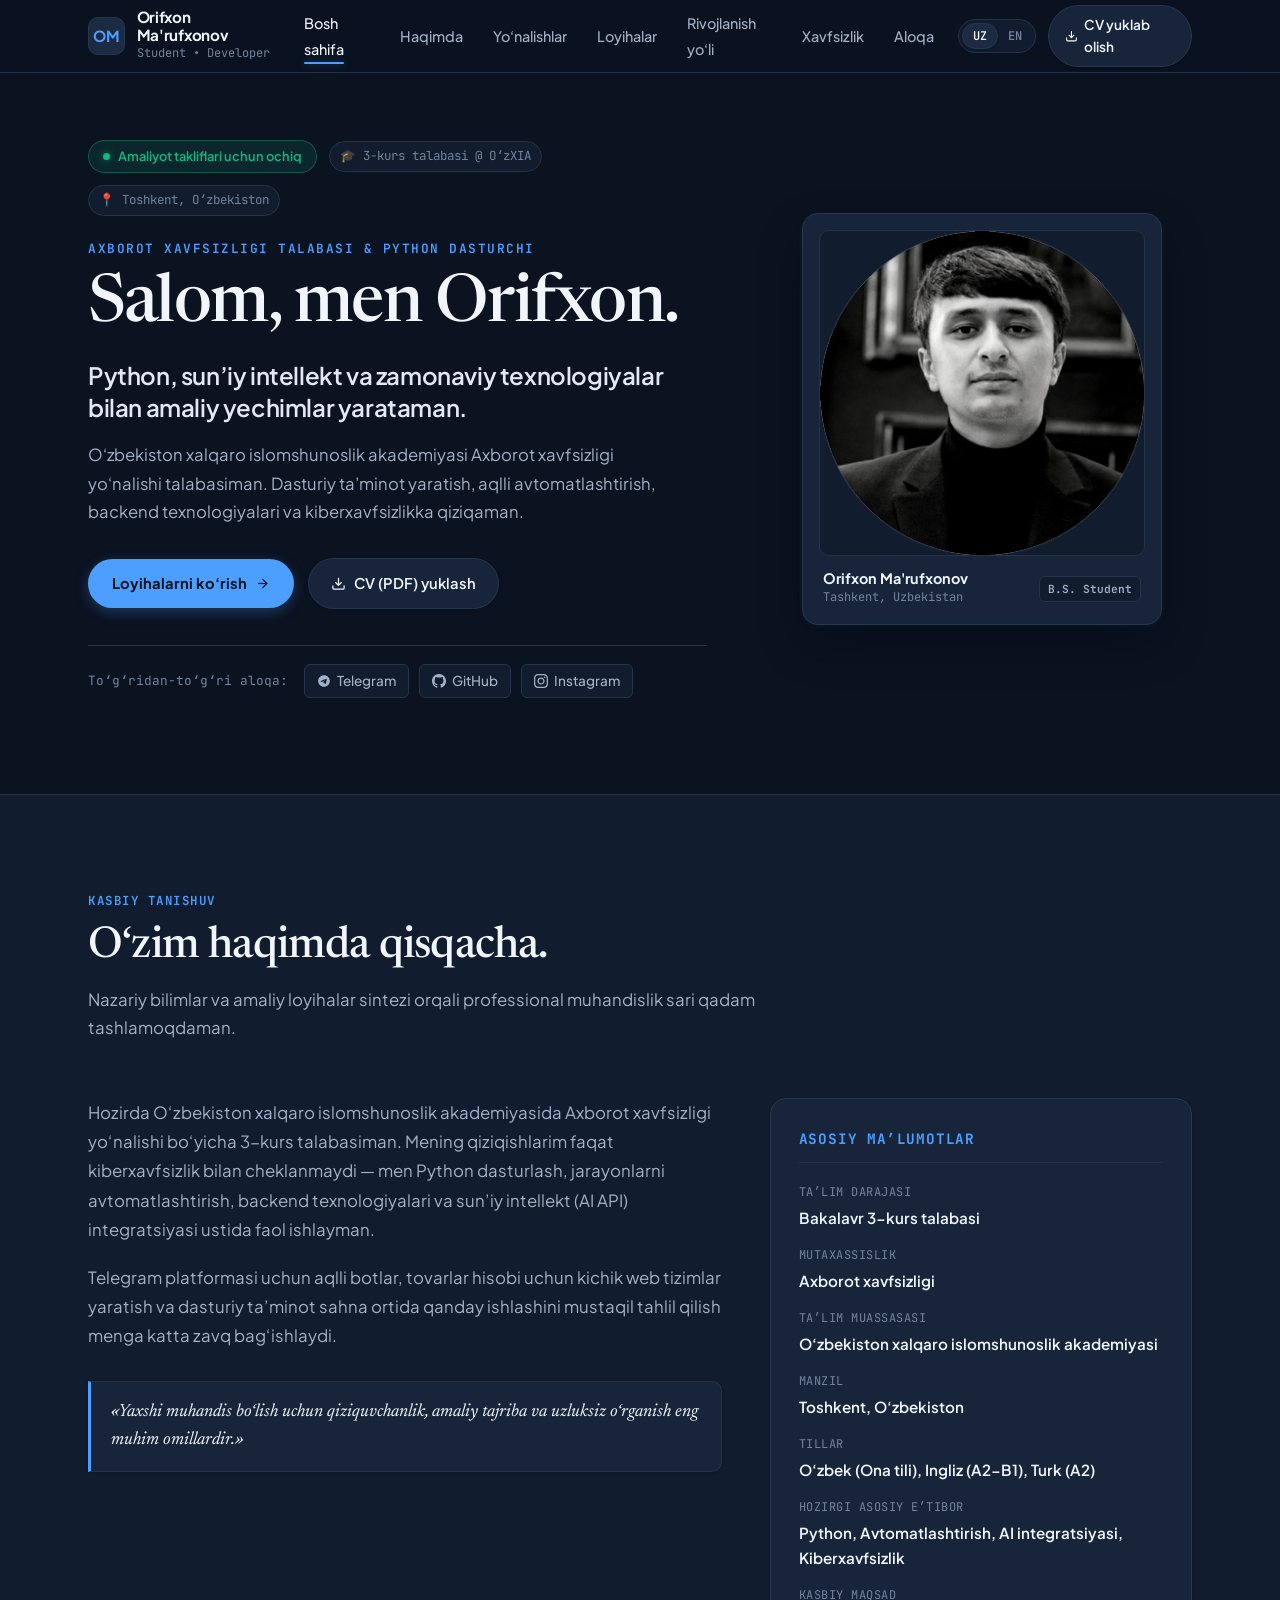
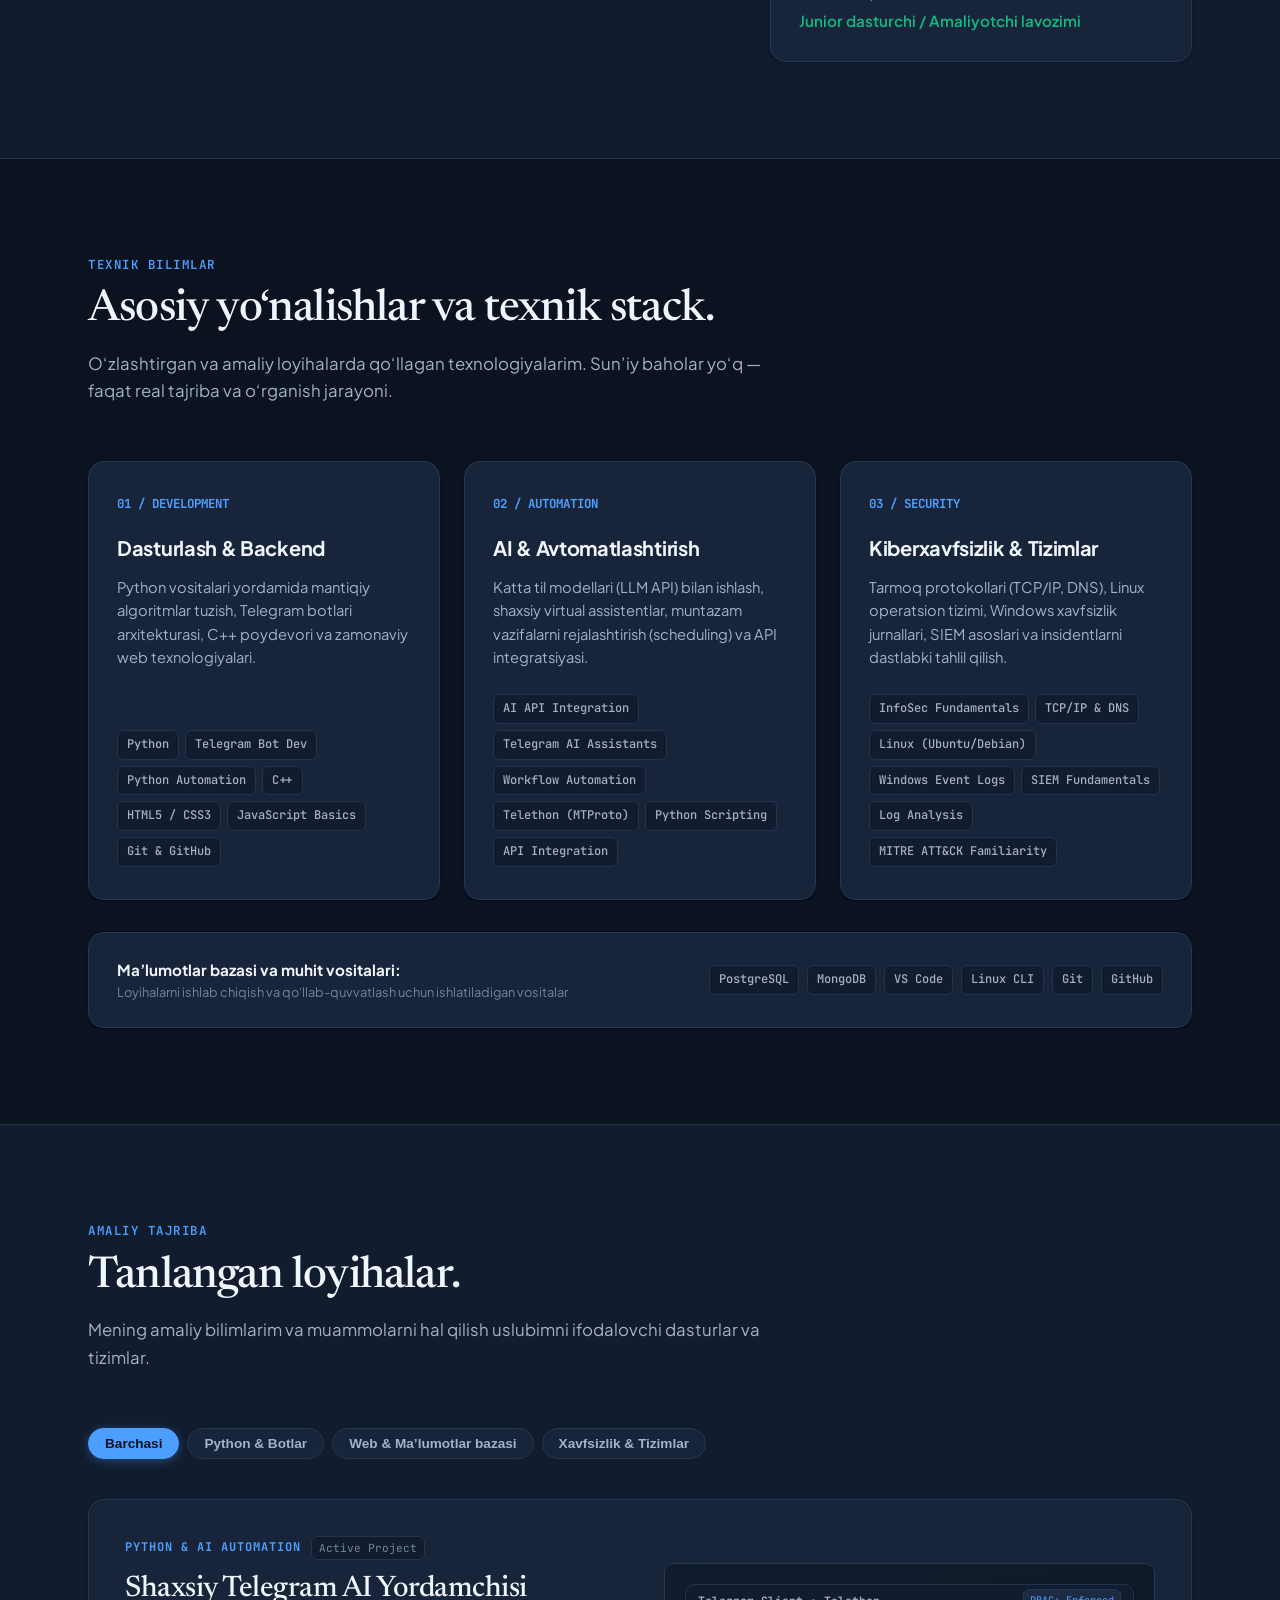
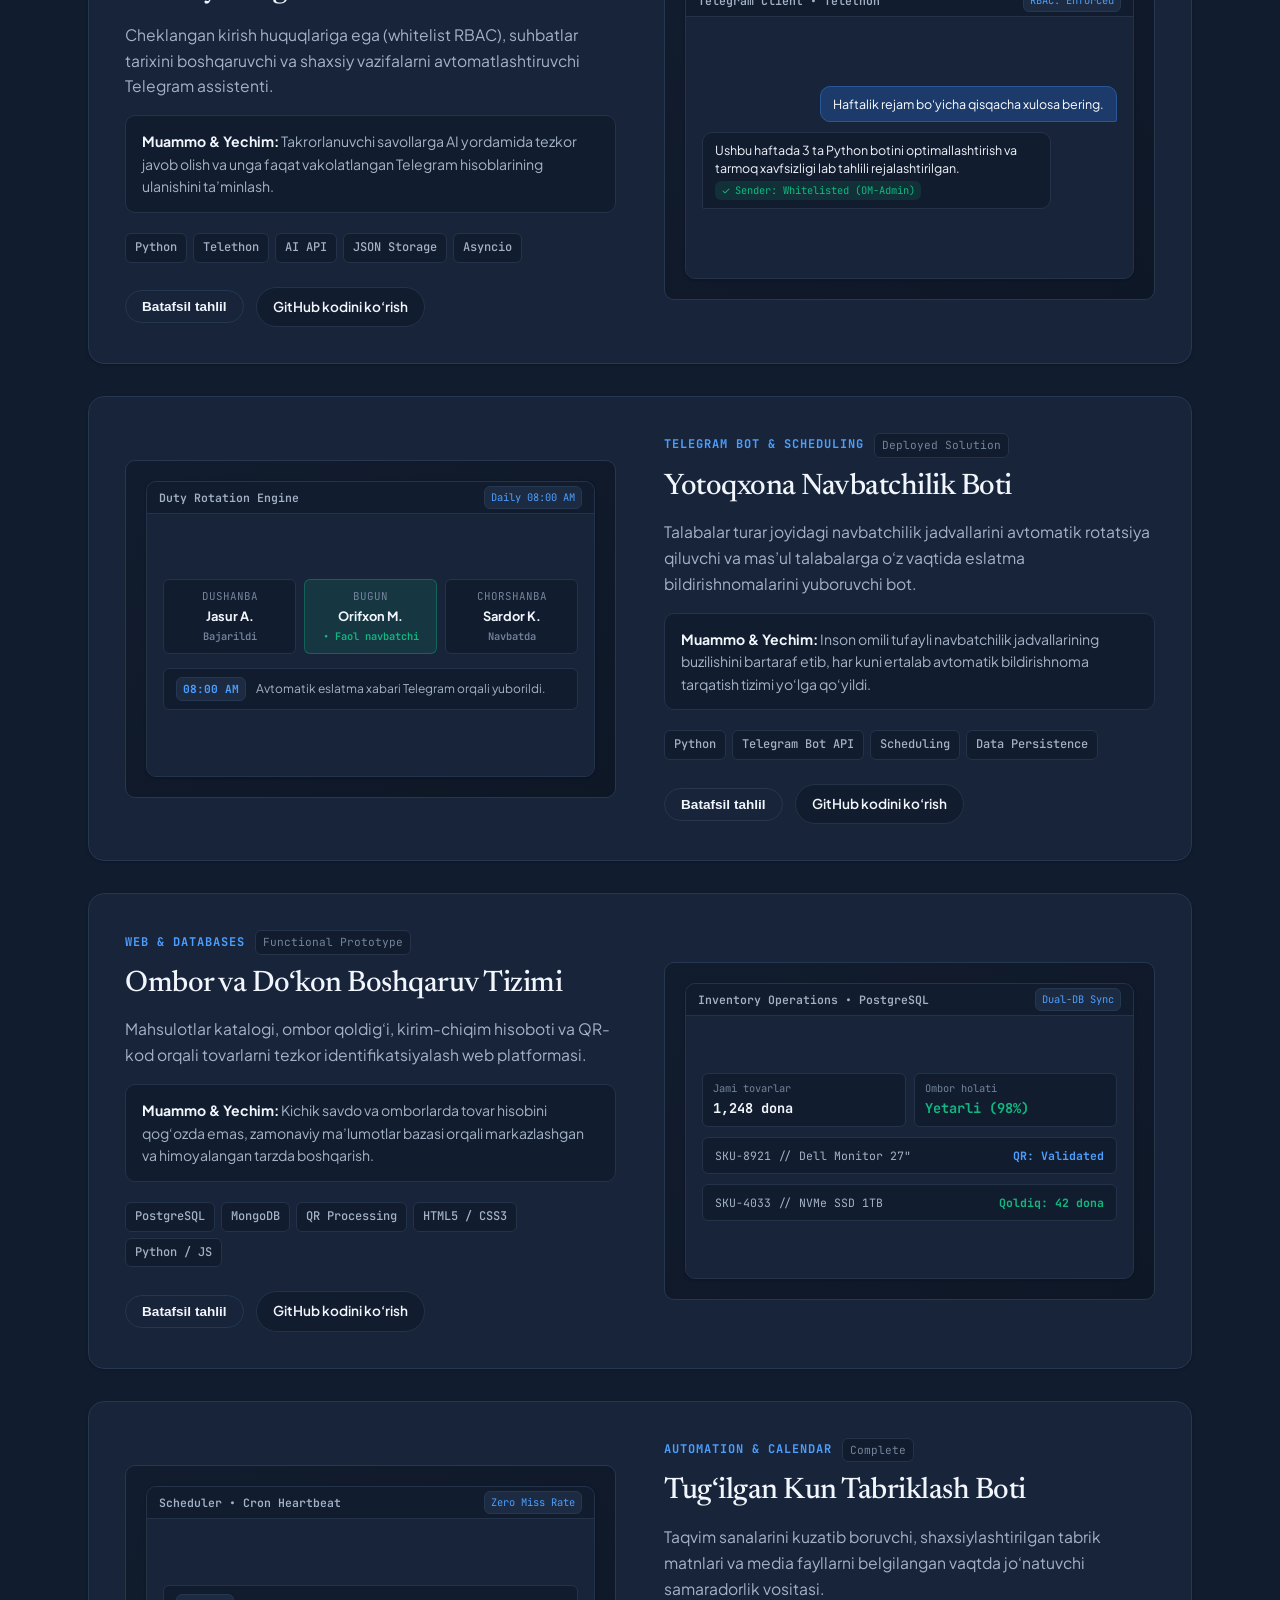
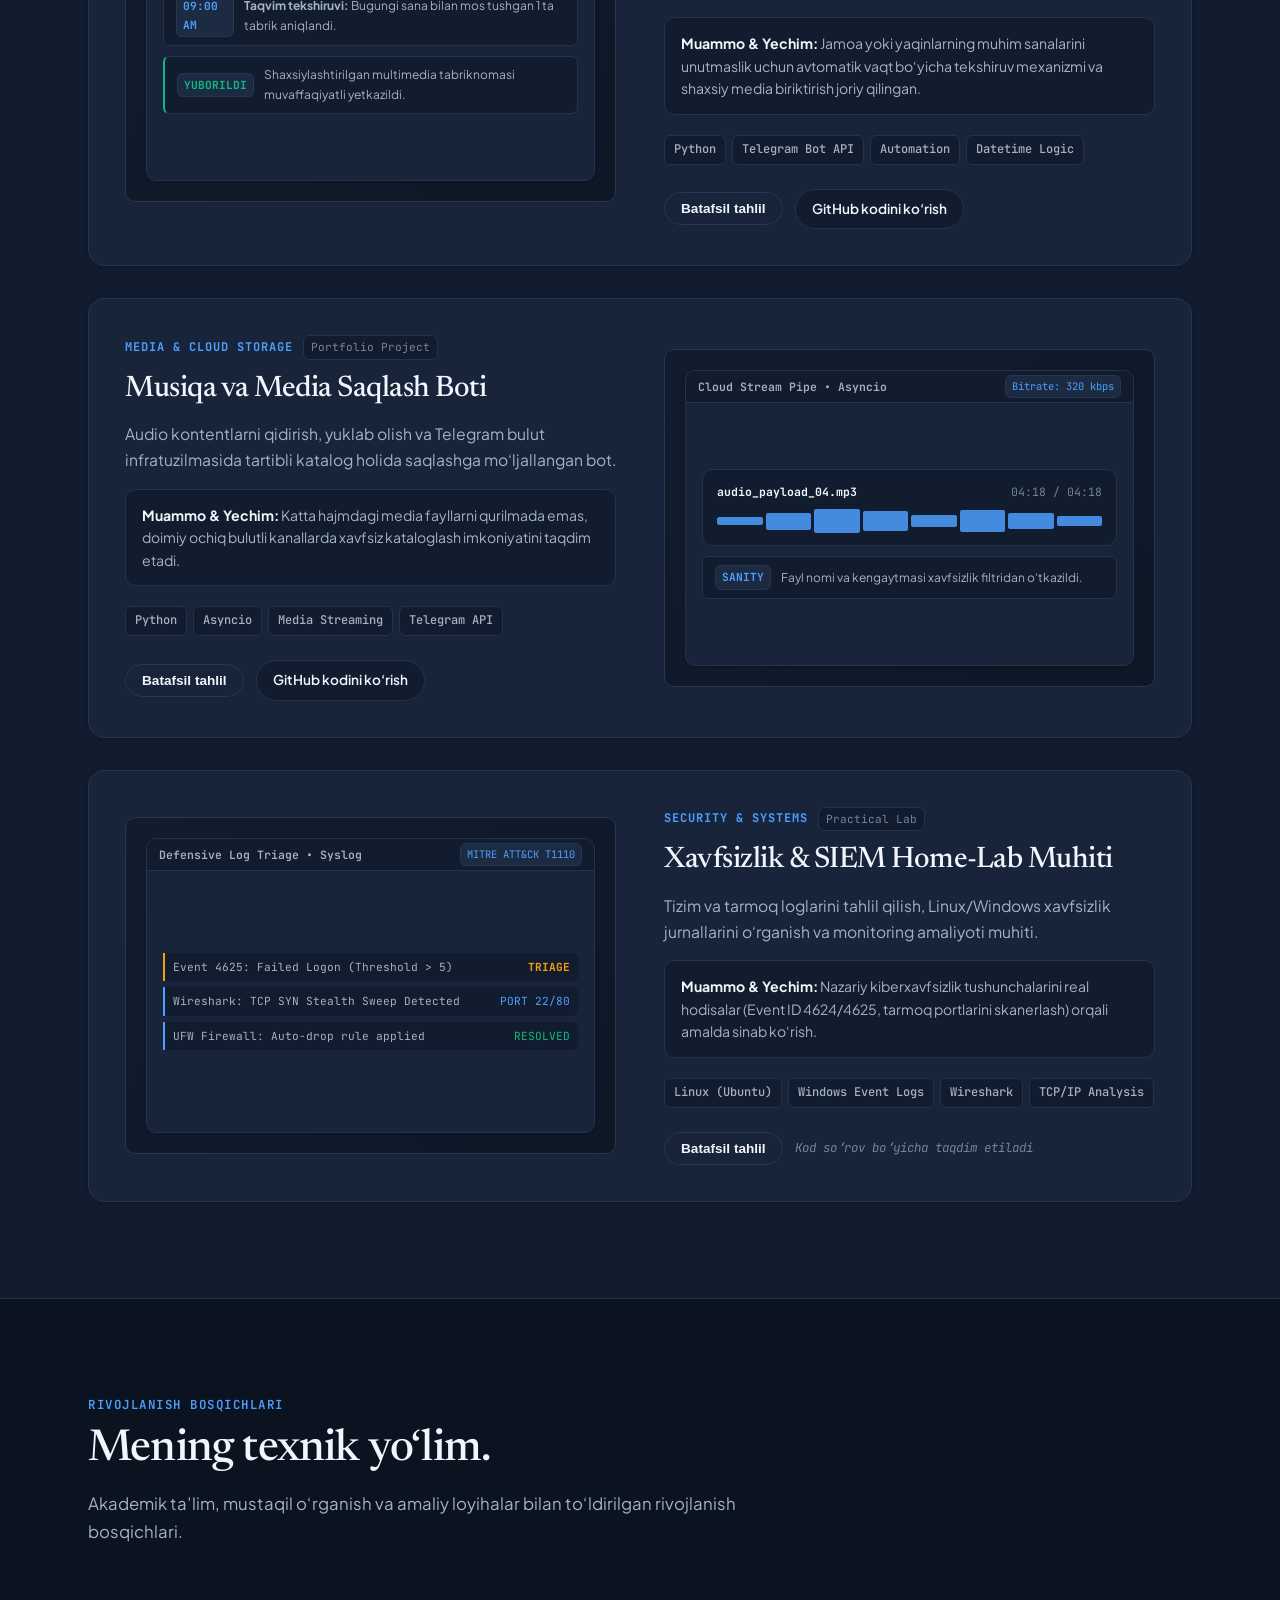
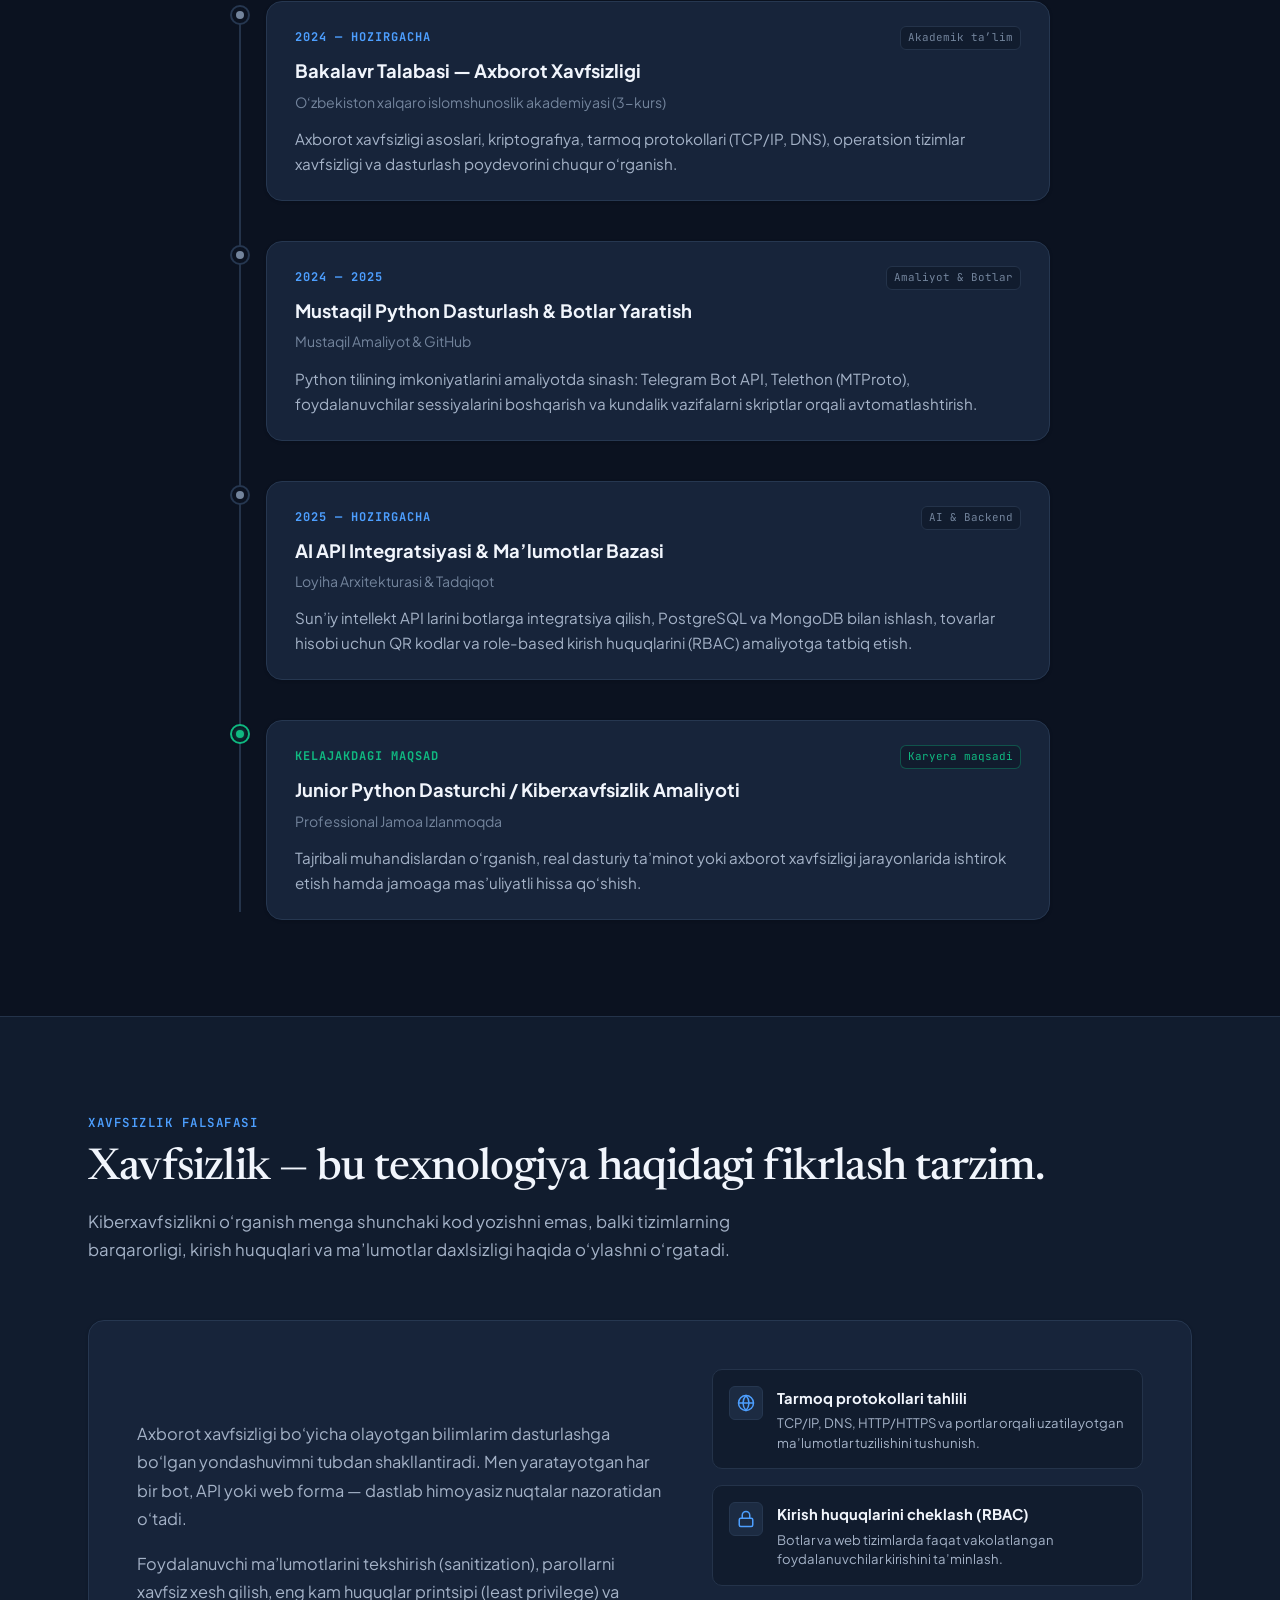
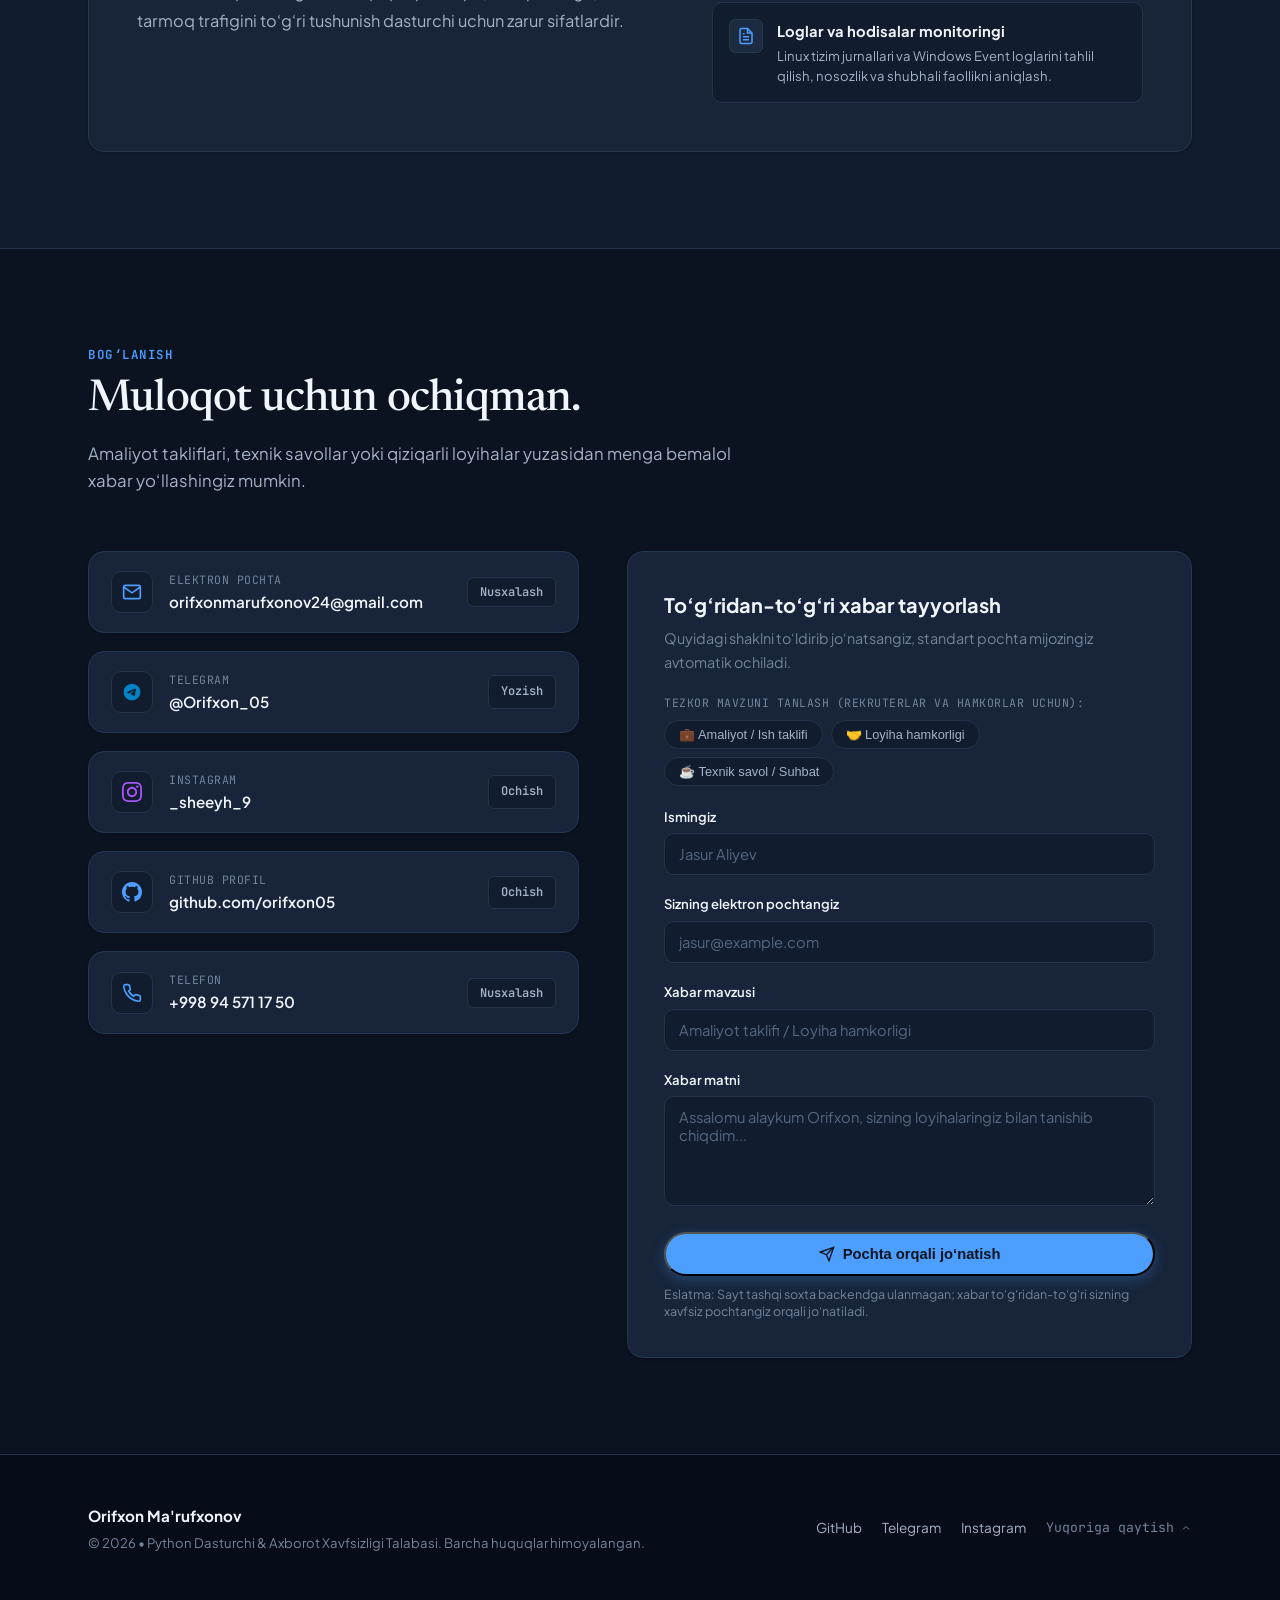
<file: index.html>
<!DOCTYPE html>
<html lang="uz">
<head>
  <meta charset="UTF-8">
  <meta name="viewport" content="width=device-width, initial-scale=1.0">
  <title>Orifxon Ma'rufxonov | Python Developer, AI & Cybersecurity</title>

  <!-- SEO & Primary Meta -->
  <meta name="description" content="Personal portfolio of Orifxon Ma'rufxonov, an Information Security student interested in Python development, AI automation, backend technologies and cybersecurity.">
  <meta name="keywords" content="Orifxon Ma'rufxonov, Python Developer, AI Automation, Telegram Bots, Information Security, Cybersecurity, Tashkent, Uzbekistan">
  <meta name="author" content="Orifxon Ma'rufxonov">
  <meta name="theme-color" content="#0B1220">
  <link rel="canonical" href="https://protfolio-orifxon-s-projects.vercel.app/">

  <!-- OpenGraph / Social Sharing -->
  <meta property="og:type" content="website">
  <meta property="og:url" content="https://protfolio-orifxon-s-projects.vercel.app/">
  <meta property="og:title" content="Orifxon Ma'rufxonov | Python Developer, AI & Cybersecurity">
  <meta property="og:description" content="Building practical solutions with Python, AI and modern technologies. Information Security student at the International Islamic Academy of Uzbekistan.">
  <meta property="og:image" content="./orifxon.png">
  <meta name="twitter:card" content="summary_large_image">
  <meta name="twitter:title" content="Orifxon Ma'rufxonov | Python Developer, AI & Cybersecurity">
  <meta name="twitter:description" content="Building practical solutions with Python, AI and modern technologies.">
  <meta name="twitter:image" content="./orifxon.png">

  <!-- Monogram Favicon -->
  <link rel="icon" type="image/svg+xml" href="data:image/svg+xml,<svg xmlns='http://www.w3.org/2000/svg' viewBox='0 0 32 32'><rect width='32' height='32' rx='8' fill='%2317243A' stroke='%23263750' stroke-width='2'/><text x='16' y='21' font-family='system-ui,-apple-system,sans-serif' font-size='14' font-weight='700' fill='%234D9FFF' text-anchor='middle'>OM</text></svg>">

  <!-- Google Fonts: Newsreader (Editorial Serif), Plus Jakarta Sans (Body), JetBrains Mono (Tech) -->
  <link rel="preconnect" href="https://fonts.googleapis.com">
  <link rel="preconnect" href="https://fonts.gstatic.com" crossorigin>
  <link href="https://fonts.googleapis.com/css2?family=JetBrains+Mono:wght@400;500;600;700&family=Newsreader:ital,opsz,wght@0,6..72,400;0,6..72,500;0,6..72,600;1,6..72,400;1,6..72,500&family=Plus+Jakarta+Sans:wght@400;500;600;700&display=swap" rel="stylesheet">

  <link rel="stylesheet" href="style.css">
</head>
<body>

  <!-- ==========================================================================
       SITE NAVIGATION
       ========================================================================== -->
  <nav class="site-nav" id="site-nav">
    <div class="container nav-wrapper">
      <!-- Monogram Brand -->
      <a href="#hero" class="nav-brand" aria-label="Orifxon Ma'rufxonov Home">
        <div class="brand-monogram">OM</div>
        <div class="brand-info">
          <span class="brand-name">Orifxon Ma'rufxonov</span>
          <span class="brand-sub">Student &bull; Developer</span>
        </div>
      </a>

      <!-- Desktop Links -->
      <ul class="nav-links" id="nav-links">
        <li><a href="#hero" class="nav-link active" data-i18n="nav_home">Bosh sahifa</a></li>
        <li><a href="#about" class="nav-link" data-i18n="nav_about">Haqimda</a></li>
        <li><a href="#expertise" class="nav-link" data-i18n="nav_expertise">Yo‘nalishlar</a></li>
        <li><a href="#projects" class="nav-link" data-i18n="nav_projects">Loyihalar</a></li>
        <li><a href="#journey" class="nav-link" data-i18n="nav_journey">Rivojlanish yo‘li</a></li>
        <li><a href="#security" class="nav-link" data-i18n="nav_security">Xavfsizlik</a></li>
        <li><a href="#contact" class="nav-link" data-i18n="nav_contact">Aloqa</a></li>
      </ul>

      <!-- Nav Actions: Lang Switch, CV, Mobile Toggle -->
      <div class="nav-actions">
        <!-- Language Switcher -->
        <div class="lang-toggle" role="group" aria-label="Language Selector">
          <button class="lang-btn active" data-lang="uz" aria-label="O‘zbek tili">UZ</button>
          <button class="lang-btn" data-lang="en" aria-label="English language">EN</button>
        </div>

        <!-- Download CV -->
        <a href="Orifxon_Marufxonov_CV.pdf" download="Orifxon_Marufxonov_CV.pdf" class="btn-nav-cv">
          <svg width="14" height="14" fill="none" stroke="currentColor" stroke-width="2" viewBox="0 0 24 24"><path d="M21 15v4a2 2 0 0 1-2 2H5a2 2 0 0 1-2-2v-4"></path><polyline points="7 10 12 15 17 10"></polyline><line x1="12" y1="15" x2="12" y2="3"></line></svg>
          <span data-i18n="nav_cv">CV yuklab olish</span>
        </a>

        <!-- Mobile Menu Trigger -->
        <button class="mobile-menu-btn" id="mobile-menu-btn" aria-label="Open mobile menu">
          <svg width="20" height="20" fill="none" stroke="currentColor" stroke-width="2" viewBox="0 0 24 24"><line x1="3" y1="12" x2="21" y2="12"></line><line x1="3" y1="6" x2="21" y2="6"></line><line x1="3" y1="18" x2="21" y2="18"></line></svg>
        </button>
      </div>
    </div>
  </nav>

  <main>
    <!-- ==========================================================================
         HERO SECTION
         ========================================================================== -->
    <section class="hero" id="hero">
      <div class="container hero-grid">
        <!-- Left Content -->
        <div class="hero-content">
          <!-- Availability & Context Bar -->
          <div class="hero-meta-bar">
            <div class="status-badge">
              <span class="status-dot"></span>
              <span data-i18n="hero_badge">Amaliyot takliflari uchun ochiq</span>
            </div>
            <span class="hero-meta-tag" data-i18n="hero_meta_edu">🎓 3-kurs talabasi @ O‘zXIA</span>
            <span class="hero-meta-tag" data-i18n="hero_meta_loc">📍 Toshkent, O‘zbekiston</span>
          </div>

          <span class="hero-kicker" data-i18n="hero_kicker">AXBOROT XAVFSIZLIGI TALABASI & PYTHON DASTURCHI</span>
          <h1 class="hero-name" data-i18n="hero_name">Salom, men Orifxon.</h1>
          
          <h2 class="hero-headline" data-i18n="hero_headline">
            Python, sun’iy intellekt va zamonaviy texnologiyalar bilan amaliy yechimlar yarataman.
          </h2>

          <p class="hero-bio" data-i18n="hero_bio">
            O‘zbekiston xalqaro islomshunoslik akademiyasi Axborot xavfsizligi yo‘nalishi talabasiman. Dasturiy ta’minot yaratish, aqlli avtomatlashtirish, backend texnologiyalari va kiberxavfsizlikka qiziqaman.
          </p>

          <div class="hero-actions">
            <a href="#projects" class="btn-primary">
              <span data-i18n="btn_explore">Loyihalarni ko‘rish</span>
              <svg width="15" height="15" fill="none" stroke="currentColor" stroke-width="2" viewBox="0 0 24 24"><line x1="5" y1="12" x2="19" y2="12"></line><polyline points="12 5 19 12 12 19"></polyline></svg>
            </a>
            <a href="Orifxon_Marufxonov_CV.pdf" download="Orifxon_Marufxonov_CV.pdf" class="btn-secondary">
              <svg width="15" height="15" fill="none" stroke="currentColor" stroke-width="2" viewBox="0 0 24 24"><path d="M21 15v4a2 2 0 0 1-2 2H5a2 2 0 0 1-2-2v-4"></path><polyline points="7 10 12 15 17 10"></polyline><line x1="12" y1="15" x2="12" y2="3"></line></svg>
              <span data-i18n="btn_cv">CV (PDF) yuklash</span>
            </a>
          </div>

          <!-- Direct Social Connections -->
          <div class="hero-socials">
            <span class="social-label" data-i18n="social_direct">To‘g‘ridan-to‘g‘ri aloqa:</span>
            <div class="social-links-wrap">
              <a href="https://t.me/Orifxon_05" target="_blank" rel="noopener" class="hero-social-link" title="Telegram">
                <svg width="14" height="14" viewBox="0 0 24 24" fill="currentColor"><path d="M12 2C6.48 2 2 6.48 2 12s4.48 10 10 10 10-4.48 10-10S17.52 2 12 2zm4.64 6.8c-.15 1.58-.8 5.42-1.13 7.19-.14.75-.42 1-.68 1.03-.58.05-1.02-.38-1.58-.75-.88-.58-1.38-.94-2.23-1.5-.99-.65-.35-1.01.22-1.59.15-.15 2.71-2.48 2.76-2.69a.2.2 0 00-.05-.18c-.06-.05-.14-.03-.21-.02-.09.02-1.49.95-4.22 2.79-.4.27-.76.41-1.08.4-.36-.01-1.04-.2-1.55-.37-.63-.2-1.12-.31-1.08-.66.02-.18.27-.36.74-.55 2.92-1.27 4.86-2.11 5.83-2.51 2.78-1.16 3.35-1.36 3.73-1.36.08 0 .27.02.39.12.1.08.13.19.14.27-.01.06.01.24 0 .38z"/></svg>
                <span>Telegram</span>
              </a>
              <a href="https://github.com/orifxon05" target="_blank" rel="noopener" class="hero-social-link" title="GitHub">
                <svg width="14" height="14" viewBox="0 0 24 24" fill="currentColor"><path d="M12 0C5.37 0 0 5.37 0 12c0 5.31 3.435 9.795 8.205 11.385.6.105.825-.255.825-.57 0-.285-.015-1.23-.015-2.235-3.015.555-3.795-.735-4.035-1.41-.135-.345-.72-1.41-1.23-1.695-.42-.225-1.02-.78-.015-.795.945-.015 1.62.87 1.845 1.23 1.08 1.815 2.805 1.305 3.495.99.105-.78.42-1.305.765-1.605-2.67-.3-5.46-1.335-5.46-5.925 0-1.305.465-2.385 1.23-3.225-.12-.3-.54-1.53.12-3.18 0 0 1.005-.315 3.3 1.23.96-.27 1.98-.405 3-.405s2.04.135 3 .405c2.295-1.56 3.3-1.23 3.3-1.23.66 1.65.24 2.88.12 3.18.765.84 1.23 1.905 1.23 3.225 0 4.605-2.805 5.625-5.475 5.925.435.375.81 1.095.81 2.22 0 1.605-.015 2.895-.015 3.3 0 .315.225.69.825.57A12.02 12.02 0 0024 12c0-6.63-5.37-12-12-12z"/></svg>
                <span>GitHub</span>
              </a>
              <a href="https://instagram.com/_sheeyh_9" target="_blank" rel="noopener" class="hero-social-link" title="Instagram">
                <svg width="14" height="14" viewBox="0 0 24 24" fill="currentColor"><path d="M12 2.163c3.204 0 3.584.012 4.85.07 3.252.148 4.771 1.691 4.919 4.919.058 1.265.069 1.645.069 4.849 0 3.205-.012 3.584-.069 4.849-.149 3.225-1.664 4.771-4.919 4.919-1.266.058-1.644.07-4.85.07-3.204 0-3.584-.012-4.849-.07-3.26-.149-4.771-1.699-4.919-4.92-.058-1.265-.07-1.644-.07-4.849 0-3.204.013-3.583.07-4.849.149-3.227 1.664-4.771 4.919-4.919 1.266-.057 1.645-.069 4.849-.069zm0-2.163c-3.259 0-3.667.014-4.947.072-4.358.2-6.78 2.618-6.98 6.98-.059 1.281-.073 1.689-.073 4.948 0 3.259.014 3.668.072 4.948.2 4.358 2.618 6.78 6.98 6.98 1.281.058 1.689.072 4.948.072 3.259 0 3.668-.014 4.948-.072 4.354-.2 6.782-2.618 6.979-6.98.059-1.28.073-1.689.073-4.948 0-3.259-.014-3.667-.072-4.947-.196-4.354-2.617-6.78-6.979-6.98-1.281-.059-1.69-.073-4.949-.073zm0 5.838c-3.403 0-6.162 2.759-6.162 6.162s2.759 6.163 6.162 6.163 6.162-2.759 6.162-6.163c0-3.403-2.759-6.162-6.162-6.162zm0 10.162c-2.209 0-4-1.79-4-4 0-2.209 1.791-4 4-4s4 1.791 4 4c0 2.21-1.791 4-4 4zm6.406-11.845c-.796 0-1.441.645-1.441 1.44s.645 1.44 1.441 1.44c.795 0 1.439-.645 1.439-1.44s-.644-1.44-1.439-1.44z"/></svg>
                <span>Instagram</span>
              </a>
            </div>
          </div>
        </div>

        <!-- Right Column: Authentic Editorial Portrait -->
        <div class="hero-portrait-col">
          <div class="portrait-frame">
            <div class="portrait-image-wrapper">
              <img src="orifxon.png" alt="Orifxon Ma'rufxonov" class="portrait-img">
            </div>
            <div class="portrait-caption">
              <div>
                <div class="caption-name">Orifxon Ma'rufxonov</div>
                <div class="caption-meta">Tashkent, Uzbekistan</div>
              </div>
              <span class="caption-badge">B.S. Student</span>
            </div>
          </div>
        </div>
      </div>
    </section>

    <!-- ==========================================================================
         ABOUT ME SECTION
         ========================================================================== -->
    <section class="section-wrapper subtle-bg" id="about">
      <div class="container">
        <div class="section-header">
          <span class="section-eyebrow" data-i18n="about_eyebrow">KASBIY TANISHUV</span>
          <h2 class="section-title" data-i18n="about_title">O‘zim haqimda qisqacha.</h2>
          <p class="section-lead" data-i18n="about_lead">
            Nazariy bilimlar va amaliy loyihalar sintezi orqali professional muhandislik sari qadam tashlamoqdaman.
          </p>
        </div>

        <div class="about-grid">
          <!-- Left Narrative Column -->
          <div class="about-narrative">
            <p data-i18n="about_p1">
              Hozirda O‘zbekiston xalqaro islomshunoslik akademiyasida <strong>Axborot xavfsizligi</strong> yo‘nalishi bo‘yicha 3-kurs talabasiman. Mening qiziqishlarim faqat kiberxavfsizlik bilan cheklanmaydi — men Python dasturlash, jarayonlarni avtomatlashtirish, backend texnologiyalari va sun’iy intellekt (AI API) integratsiyasi ustida faol ishlayman.
            </p>
            <p data-i18n="about_p2">
              Telegram platformasi uchun aqlli botlar, tovarlar hisobi uchun kichik web tizimlar yaratish va dasturiy ta’minot sahna ortida qanday ishlashini mustaqil tahlil qilish menga katta zavq bag‘ishlaydi.
            </p>

            <div class="quote-callout">
              <p data-i18n="about_quote">
                «Yaxshi muhandis bo‘lish uchun qiziquvchanlik, amaliy tajriba va uzluksiz o‘rganish eng muhim omillardir.»
              </p>
            </div>
          </div>

          <!-- Right Facts Card -->
          <div class="about-card">
            <div class="about-card-title" data-i18n="about_facts_title">ASOSIY MA’LUMOTLAR</div>
            <ul class="facts-list">
              <li class="fact-row">
                <span class="fact-label" data-i18n="fact_education_label">Ta’lim darajasi</span>
                <span class="fact-value" data-i18n="fact_education_val">Bakalavr 3-kurs talabasi</span>
              </li>
              <li class="fact-row">
                <span class="fact-label" data-i18n="fact_major_label">Mutaxassislik</span>
                <span class="fact-value" data-i18n="fact_major_val">Axborot xavfsizligi</span>
              </li>
              <li class="fact-row">
                <span class="fact-label" data-i18n="fact_university_label">Ta’lim muassasasi</span>
                <span class="fact-value" data-i18n="fact_university_val">O‘zbekiston xalqaro islomshunoslik akademiyasi</span>
              </li>
              <li class="fact-row">
                <span class="fact-label" data-i18n="fact_location_label">Manzil</span>
                <span class="fact-value" data-i18n="fact_location_val">Toshkent, O‘zbekiston</span>
              </li>
              <li class="fact-row">
                <span class="fact-label" data-i18n="fact_languages_label">Tillar</span>
                <span class="fact-value" data-i18n="fact_languages_val">O‘zbek (Ona tili), Ingliz (A2-B1), Turk (A2)</span>
              </li>
              <li class="fact-row">
                <span class="fact-label" data-i18n="fact_focus_label">Hozirgi asosiy e’tibor</span>
                <span class="fact-value" data-i18n="fact_focus_val">Python, Avtomatlashtirish, AI integratsiyasi, Kiberxavfsizlik</span>
              </li>
              <li class="fact-row">
                <span class="fact-label" data-i18n="fact_goal_label">Kasbiy maqsad</span>
                <span class="fact-value emerald" data-i18n="fact_goal_val">Junior dasturchi / Amaliyotchi lavozimi</span>
              </li>
            </ul>
          </div>
        </div>
      </div>
    </section>

    <!-- ==========================================================================
         AREAS OF EXPERTISE
         ========================================================================== -->
    <section class="section-wrapper" id="expertise">
      <div class="container">
        <div class="section-header">
          <span class="section-eyebrow" data-i18n="expertise_eyebrow">TEXNIK BILIMLAR</span>
          <h2 class="section-title" data-i18n="expertise_title">Asosiy yo‘nalishlar va texnik stack.</h2>
          <p class="section-lead" data-i18n="expertise_lead">
            O‘zlashtirgan va amaliy loyihalarda qo‘llagan texnologiyalarim. Sun’iy baholar yo‘q — faqat real tajriba va o‘rganish jarayoni.
          </p>
        </div>

        <div class="expertise-grid">
          <!-- Group 1: Development -->
          <div class="expertise-card">
            <span class="card-number">01 / DEVELOPMENT</span>
            <h3 class="card-title" data-i18n="exp1_title">Dasturlash & Backend</h3>
            <p class="card-desc" data-i18n="exp1_desc">
              Python vositalari yordamida mantiqiy algoritmlar tuzish, Telegram botlari arxitekturasi, C++ poydevori va zamonaviy web texnologiyalari.
            </p>
            <div class="tech-tags">
              <span class="tech-tag">Python</span>
              <span class="tech-tag">Telegram Bot Dev</span>
              <span class="tech-tag">Python Automation</span>
              <span class="tech-tag">C++</span>
              <span class="tech-tag">HTML5 / CSS3</span>
              <span class="tech-tag">JavaScript Basics</span>
              <span class="tech-tag">Git & GitHub</span>
            </div>
          </div>

          <!-- Group 2: AI & Automation -->
          <div class="expertise-card">
            <span class="card-number">02 / AUTOMATION</span>
            <h3 class="card-title" data-i18n="exp2_title">AI & Avtomatlashtirish</h3>
            <p class="card-desc" data-i18n="exp2_desc">
              Katta til modellari (LLM API) bilan ishlash, shaxsiy virtual assistentlar, muntazam vazifalarni rejalashtirish (scheduling) va API integratsiyasi.
            </p>
            <div class="tech-tags">
              <span class="tech-tag">AI API Integration</span>
              <span class="tech-tag">Telegram AI Assistants</span>
              <span class="tech-tag">Workflow Automation</span>
              <span class="tech-tag">Telethon (MTProto)</span>
              <span class="tech-tag">Python Scripting</span>
              <span class="tech-tag">API Integration</span>
            </div>
          </div>

          <!-- Group 3: Cybersecurity -->
          <div class="expertise-card">
            <span class="card-number">03 / SECURITY</span>
            <h3 class="card-title" data-i18n="exp3_title">Kiberxavfsizlik & Tizimlar</h3>
            <p class="card-desc" data-i18n="exp3_desc">
              Tarmoq protokollari (TCP/IP, DNS), Linux operatsion tizimi, Windows xavfsizlik jurnallari, SIEM asoslari va insidentlarni dastlabki tahlil qilish.
            </p>
            <div class="tech-tags">
              <span class="tech-tag">InfoSec Fundamentals</span>
              <span class="tech-tag">TCP/IP & DNS</span>
              <span class="tech-tag">Linux (Ubuntu/Debian)</span>
              <span class="tech-tag">Windows Event Logs</span>
              <span class="tech-tag">SIEM Fundamentals</span>
              <span class="tech-tag">Log Analysis</span>
              <span class="tech-tag">MITRE ATT&CK Familiarity</span>
            </div>
          </div>
        </div>

        <!-- Databases & Developer Tooling Strip -->
        <div class="tools-strip">
          <div class="tools-strip-label">
            <span class="tools-strip-title" data-i18n="tools_strip_title">Ma’lumotlar bazasi va muhit vositalari:</span>
            <span class="tools-strip-sub" data-i18n="tools_strip_sub">Loyihalarni ishlab chiqish va qo‘llab-quvvatlash uchun ishlatiladigan vositalar</span>
          </div>
          <div class="tools-tags-group">
            <span class="tech-tag">PostgreSQL</span>
            <span class="tech-tag">MongoDB</span>
            <span class="tech-tag">VS Code</span>
            <span class="tech-tag">Linux CLI</span>
            <span class="tech-tag">Git</span>
            <span class="tech-tag">GitHub</span>
          </div>
        </div>
      </div>
    </section>

    <!-- ==========================================================================
         FEATURED PROJECTS SECTION
         ========================================================================== -->
    <section class="section-wrapper subtle-bg" id="projects">
      <div class="container">
        <div class="section-header">
          <span class="section-eyebrow" data-i18n="projects_eyebrow">AMALIY TAJRIBA</span>
          <h2 class="section-title" data-i18n="projects_title">Tanlangan loyihalar.</h2>
          <p class="section-lead" data-i18n="projects_lead">
            Mening amaliy bilimlarim va muammolarni hal qilish uslubimni ifodalovchi dasturlar va tizimlar.
          </p>
        </div>

        <!-- Category Filters -->
        <div class="projects-filter-bar">
          <button class="project-filter-btn active" data-filter="all" data-i18n="filter_all">Barchasi</button>
          <button class="project-filter-btn" data-filter="bots" data-i18n="filter_bots">Python & Botlar</button>
          <button class="project-filter-btn" data-filter="web" data-i18n="filter_web">Web & Ma’lumotlar bazasi</button>
          <button class="project-filter-btn" data-filter="security" data-i18n="filter_security">Xavfsizlik & Tizimlar</button>
        </div>

        <div class="projects-collection">
          <!-- Project 01: Personal Telegram AI Assistant -->
          <article class="project-entry" data-category="bots">
            <div class="project-content">
              <div class="project-category-meta">
                <span class="project-kicker">Python & AI Automation</span>
                <span class="project-status-tag">Active Project</span>
              </div>
              <h3 class="project-heading">Shaxsiy Telegram AI Yordamchisi</h3>
              <p class="project-summary">
                Cheklangan kirish huquqlariga ega (whitelist RBAC), suhbatlar tarixini boshqaruvchi va shaxsiy vazifalarni avtomatlashtiruvchi Telegram assistenti.
              </p>
              <div class="project-problem-solution">
                <strong>Muammo & Yechim:</strong> Takrorlanuvchi savollarga AI yordamida tezkor javob olish va unga faqat vakolatlangan Telegram hisoblarining ulanishini ta’minlash.
              </div>
              <div class="project-tech-stack">
                <span class="tech-tag">Python</span>
                <span class="tech-tag">Telethon</span>
                <span class="tech-tag">AI API</span>
                <span class="tech-tag">JSON Storage</span>
                <span class="tech-tag">Asyncio</span>
              </div>
              <div class="project-links-row">
                <button class="project-btn btn-details" data-project-key="ai_assistant" data-i18n="btn_details">Batafsil tahlil</button>
                <a href="https://github.com/orifxon05/Index.html" target="_blank" rel="noopener" class="project-btn" data-i18n="btn_github">
                  GitHub
                  <svg width="13" height="13" viewBox="0 0 24 24" fill="none" stroke="currentColor" stroke-width="2"><path d="M18 13v6a2 2 0 0 1-2 2H5a2 2 0 0 1-2-2V8a2 2 0 0 1 2-2h6"></path><polyline points="15 3 21 3 21 9"></polyline><line x1="10" y1="14" x2="21" y2="3"></line></svg>
                </a>
              </div>
            </div>
            <!-- Bespoke Artifact: Telegram AI Chat UI -->
            <div class="project-preview-frame">
              <div class="artifact-card">
                <div class="artifact-bar">
                  <span class="artifact-bar-title">Telegram Client &bull; Telethon</span>
                  <span class="artifact-bar-badge">RBAC: Enforced</span>
                </div>
                <div class="artifact-body">
                  <div class="chat-bubble-row user">
                    <div class="chat-bubble outgoing">Haftalik rejam bo‘yicha qisqacha xulosa bering.</div>
                  </div>
                  <div class="chat-bubble-row">
                    <div class="chat-bubble incoming">
                      <div>Ushbu haftada 3 ta Python botini optimallashtirish va tarmoq xavfsizligi lab tahlili rejalashtirilgan.</div>
                      <div class="chat-auth-pill">
                        <svg width="10" height="10" fill="currentColor" viewBox="0 0 20 20"><path fill-rule="evenodd" d="M16.707 5.293a1 1 0 010 1.414l-8 8a1 1 0 01-1.414 0l-4-4a1 1 0 011.414-1.414L8 12.586l7.293-7.293a1 1 0 011.414 0z" clip-rule="evenodd"></path></svg>
                        <span>Sender: Whitelisted (OM-Admin)</span>
                      </div>
                    </div>
                  </div>
                </div>
              </div>
            </div>
          </article>

          <!-- Project 02: Dormitory Duty Management Bot (Reversed layout) -->
          <article class="project-entry reverse" data-category="bots">
            <div class="project-content">
              <div class="project-category-meta">
                <span class="project-kicker">Telegram Bot & Scheduling</span>
                <span class="project-status-tag">Deployed Solution</span>
              </div>
              <h3 class="project-heading">Yotoqxona Navbatchilik Boti</h3>
              <p class="project-summary">
                Talabalar turar joyidagi navbatchilik jadvallarini avtomatik rotatsiya qiluvchi va mas’ul talabalarga o‘z vaqtida eslatma bildirishnomalarini yuboruvchi bot.
              </p>
              <div class="project-problem-solution">
                <strong>Muammo & Yechim:</strong> Inson omili tufayli navbatchilik jadvallarining buzilishini bartaraf etib, har kuni ertalab avtomatik bildirishnoma tarqatish tizimi yo‘lga qo‘yildi.
              </div>
              <div class="project-tech-stack">
                <span class="tech-tag">Python</span>
                <span class="tech-tag">Telegram Bot API</span>
                <span class="tech-tag">Scheduling</span>
                <span class="tech-tag">Data Persistence</span>
              </div>
              <div class="project-links-row">
                <button class="project-btn btn-details" data-project-key="dormitory_bot" data-i18n="btn_details">Batafsil tahlil</button>
                <a href="https://github.com/orifxon05/Index.html" target="_blank" rel="noopener" class="project-btn" data-i18n="btn_github">
                  GitHub
                  <svg width="13" height="13" viewBox="0 0 24 24" fill="none" stroke="currentColor" stroke-width="2"><path d="M18 13v6a2 2 0 0 1-2 2H5a2 2 0 0 1-2-2V8a2 2 0 0 1 2-2h6"></path><polyline points="15 3 21 3 21 9"></polyline><line x1="10" y1="14" x2="21" y2="3"></line></svg>
                </a>
              </div>
            </div>
            <!-- Bespoke Artifact: Duty Schedule Mockup -->
            <div class="project-preview-frame">
              <div class="artifact-card">
                <div class="artifact-bar">
                  <span class="artifact-bar-title">Duty Rotation Engine</span>
                  <span class="artifact-bar-badge">Daily 08:00 AM</span>
                </div>
                <div class="artifact-body">
                  <div class="duty-grid-mockup">
                    <div class="duty-slot">
                      <div class="duty-day">Dushanba</div>
                      <div class="duty-name">Jasur A.</div>
                      <div class="duty-status" style="color:var(--text-muted);">Bajarildi</div>
                    </div>
                    <div class="duty-slot active">
                      <div class="duty-day">Bugun</div>
                      <div class="duty-name">Orifxon M.</div>
                      <div class="duty-status">&bull; Faol navbatchi</div>
                    </div>
                    <div class="duty-slot">
                      <div class="duty-day">Chorshanba</div>
                      <div class="duty-name">Sardor K.</div>
                      <div class="duty-status" style="color:var(--text-muted);">Navbatda</div>
                    </div>
                  </div>
                  <div class="event-timeline-card" style="margin-top:4px;">
                    <span class="event-time-badge">08:00 AM</span>
                    <span class="event-details-text">Avtomatik eslatma xabari Telegram orqali yuborildi.</span>
                  </div>
                </div>
              </div>
            </div>
          </article>

          <!-- Project 03: Warehouse & Retail Web Management -->
          <article class="project-entry" data-category="web">
            <div class="project-content">
              <div class="project-category-meta">
                <span class="project-kicker">Web & Databases</span>
                <span class="project-status-tag">Functional Prototype</span>
              </div>
              <h3 class="project-heading">Ombor va Do‘kon Boshqaruv Tizimi</h3>
              <p class="project-summary">
                Mahsulotlar katalogi, ombor qoldig‘i, kirim-chiqim hisoboti va QR-kod orqali tovarlarni tezkor identifikatsiyalash web platformasi.
              </p>
              <div class="project-problem-solution">
                <strong>Muammo & Yechim:</strong> Kichik savdo va omborlarda tovar hisobini qog‘ozda emas, zamonaviy ma’lumotlar bazasi orqali markazlashgan va himoyalangan tarzda boshqarish.
              </div>
              <div class="project-tech-stack">
                <span class="tech-tag">PostgreSQL</span>
                <span class="tech-tag">MongoDB</span>
                <span class="tech-tag">QR Processing</span>
                <span class="tech-tag">HTML5 / CSS3</span>
                <span class="tech-tag">Python / JS</span>
              </div>
              <div class="project-links-row">
                <button class="project-btn btn-details" data-project-key="warehouse_system" data-i18n="btn_details">Batafsil tahlil</button>
                <a href="https://github.com/orifxon05/Index.html" target="_blank" rel="noopener" class="project-btn" data-i18n="btn_github">
                  GitHub
                  <svg width="13" height="13" viewBox="0 0 24 24" fill="none" stroke="currentColor" stroke-width="2"><path d="M18 13v6a2 2 0 0 1-2 2H5a2 2 0 0 1-2-2V8a2 2 0 0 1 2-2h6"></path><polyline points="15 3 21 3 21 9"></polyline><line x1="10" y1="14" x2="21" y2="3"></line></svg>
                </a>
              </div>
            </div>
            <!-- Bespoke Artifact: Inventory Dashboard Mockup -->
            <div class="project-preview-frame">
              <div class="artifact-card">
                <div class="artifact-bar">
                  <span class="artifact-bar-title">Inventory Operations &bull; PostgreSQL</span>
                  <span class="artifact-bar-badge">Dual-DB Sync</span>
                </div>
                <div class="artifact-body">
                  <div class="inventory-stats-strip">
                    <div class="inv-stat-box">
                      <div class="inv-stat-label">Jami tovarlar</div>
                      <div class="inv-stat-val">1,248 dona</div>
                    </div>
                    <div class="inv-stat-box">
                      <div class="inv-stat-label">Ombor holati</div>
                      <div class="inv-stat-val" style="color:var(--accent-emerald);">Yetarli (98%)</div>
                    </div>
                  </div>
                  <div class="inv-row-preview">
                    <span>SKU-8921 // Dell Monitor 27"</span>
                    <span style="color:var(--accent-primary); font-weight:700;">QR: Validated</span>
                  </div>
                  <div class="inv-row-preview">
                    <span>SKU-4033 // NVMe SSD 1TB</span>
                    <span style="color:var(--accent-emerald); font-weight:700;">Qoldiq: 42 dona</span>
                  </div>
                </div>
              </div>
            </div>
          </article>

          <!-- Project 04: Birthday Greeting Automation Bot (Reversed layout) -->
          <article class="project-entry reverse" data-category="bots">
            <div class="project-content">
              <div class="project-category-meta">
                <span class="project-kicker">Automation & Calendar</span>
                <span class="project-status-tag">Complete</span>
              </div>
              <h3 class="project-heading">Tug‘ilgan Kun Tabriklash Boti</h3>
              <p class="project-summary">
                Taqvim sanalarini kuzatib boruvchi, shaxsiylashtirilgan tabrik matnlari va media fayllarni belgilangan vaqtda jo‘natuvchi samaradorlik vositasi.
              </p>
              <div class="project-problem-solution">
                <strong>Muammo & Yechim:</strong> Jamoa yoki yaqinlarning muhim sanalarini unutmaslik uchun avtomatik vaqt bo‘yicha tekshiruv mexanizmi va shaxsiy media biriktirish joriy qilingan.
              </div>
              <div class="project-tech-stack">
                <span class="tech-tag">Python</span>
                <span class="tech-tag">Telegram Bot API</span>
                <span class="tech-tag">Automation</span>
                <span class="tech-tag">Datetime Logic</span>
              </div>
              <div class="project-links-row">
                <button class="project-btn btn-details" data-project-key="birthday_bot" data-i18n="btn_details">Batafsil tahlil</button>
                <a href="https://github.com/orifxon05/Index.html" target="_blank" rel="noopener" class="project-btn" data-i18n="btn_github">
                  GitHub
                  <svg width="13" height="13" viewBox="0 0 24 24" fill="none" stroke="currentColor" stroke-width="2"><path d="M18 13v6a2 2 0 0 1-2 2H5a2 2 0 0 1-2-2V8a2 2 0 0 1 2-2h6"></path><polyline points="15 3 21 3 21 9"></polyline><line x1="10" y1="14" x2="21" y2="3"></line></svg>
                </a>
              </div>
            </div>
            <!-- Bespoke Artifact: Scheduled Notification Mockup -->
            <div class="project-preview-frame">
              <div class="artifact-card">
                <div class="artifact-bar">
                  <span class="artifact-bar-title">Scheduler &bull; Cron Heartbeat</span>
                  <span class="artifact-bar-badge">Zero Miss Rate</span>
                </div>
                <div class="artifact-body">
                  <div class="event-timeline-card">
                    <span class="event-time-badge">09:00 AM</span>
                    <div class="event-details-text">
                      <strong>Taqvim tekshiruvi:</strong> Bugungi sana bilan mos tushgan 1 ta tabrik aniqlandi.
                    </div>
                  </div>
                  <div class="event-timeline-card" style="border-left:2px solid var(--accent-emerald);">
                    <span class="event-time-badge" style="color:var(--accent-emerald);">YUBORILDI</span>
                    <div class="event-details-text">
                      Shaxsiylashtirilgan multimedia tabriknomasi muvaffaqiyatli yetkazildi.
                    </div>
                  </div>
                </div>
              </div>
            </div>
          </article>

          <!-- Project 05: Media & Audio Storage Telegram Bot -->
          <article class="project-entry" data-category="bots">
            <div class="project-content">
              <div class="project-category-meta">
                <span class="project-kicker">Media & Cloud Storage</span>
                <span class="project-status-tag">Portfolio Project</span>
              </div>
              <h3 class="project-heading">Musiqa va Media Saqlash Boti</h3>
              <p class="project-summary">
                Audio kontentlarni qidirish, yuklab olish va Telegram bulut infratuzilmasida tartibli katalog holida saqlashga mo‘ljallangan bot.
              </p>
              <div class="project-problem-solution">
                <strong>Muammo & Yechim:</strong> Katta hajmdagi media fayllarni qurilmada emas, doimiy ochiq bulutli kanallarda xavfsiz kataloglash imkoniyatini taqdim etadi.
              </div>
              <div class="project-tech-stack">
                <span class="tech-tag">Python</span>
                <span class="tech-tag">Asyncio</span>
                <span class="tech-tag">Media Streaming</span>
                <span class="tech-tag">Telegram API</span>
              </div>
              <div class="project-links-row">
                <button class="project-btn btn-details" data-project-key="media_storage_bot" data-i18n="btn_details">Batafsil tahlil</button>
                <a href="https://github.com/orifxon05/Index.html" target="_blank" rel="noopener" class="project-btn" data-i18n="btn_github">
                  GitHub
                  <svg width="13" height="13" viewBox="0 0 24 24" fill="none" stroke="currentColor" stroke-width="2"><path d="M18 13v6a2 2 0 0 1-2 2H5a2 2 0 0 1-2-2V8a2 2 0 0 1 2-2h6"></path><polyline points="15 3 21 3 21 9"></polyline><line x1="10" y1="14" x2="21" y2="3"></line></svg>
                </a>
              </div>
            </div>
            <!-- Bespoke Artifact: Media Stream Player Mockup -->
            <div class="project-preview-frame">
              <div class="artifact-card">
                <div class="artifact-bar">
                  <span class="artifact-bar-title">Cloud Stream Pipe &bull; Asyncio</span>
                  <span class="artifact-bar-badge">Bitrate: 320 kbps</span>
                </div>
                <div class="artifact-body">
                  <div class="media-player-box">
                    <div class="media-meta-row">
                      <span style="font-weight:700;">audio_payload_04.mp3</span>
                      <span style="color:var(--text-muted);">04:18 / 04:18</span>
                    </div>
                    <div class="waveform-strip">
                      <div class="wave-bar" style="height:35%;"></div>
                      <div class="wave-bar" style="height:70%;"></div>
                      <div class="wave-bar" style="height:100%;"></div>
                      <div class="wave-bar" style="height:85%;"></div>
                      <div class="wave-bar" style="height:50%;"></div>
                      <div class="wave-bar" style="height:90%;"></div>
                      <div class="wave-bar" style="height:65%;"></div>
                      <div class="wave-bar" style="height:40%;"></div>
                    </div>
                  </div>
                  <div class="event-timeline-card">
                    <span class="event-time-badge">SANITY</span>
                    <span class="event-details-text">Fayl nomi va kengaytmasi xavfsizlik filtridan o‘tkazildi.</span>
                  </div>
                </div>
              </div>
            </div>
          </article>

          <!-- Project 06: Security & SIEM Home-Lab Environment (Reversed layout) -->
          <article class="project-entry reverse" data-category="security">
            <div class="project-content">
              <div class="project-category-meta">
                <span class="project-kicker">Security & Systems</span>
                <span class="project-status-tag">Practical Lab</span>
              </div>
              <h3 class="project-heading">Xavfsizlik & SIEM Home-Lab Muhiti</h3>
              <p class="project-summary">
                Tizim va tarmoq loglarini tahlil qilish, Linux/Windows xavfsizlik jurnallarini o‘rganish va monitoring amaliyoti muhiti.
              </p>
              <div class="project-problem-solution">
                <strong>Muammo & Yechim:</strong> Nazariy kiberxavfsizlik tushunchalarini real hodisalar (Event ID 4624/4625, tarmoq portlarini skanerlash) orqali amalda sinab ko‘rish.
              </div>
              <div class="project-tech-stack">
                <span class="tech-tag">Linux (Ubuntu)</span>
                <span class="tech-tag">Windows Event Logs</span>
                <span class="tech-tag">Wireshark</span>
                <span class="tech-tag">TCP/IP Analysis</span>
              </div>
              <div class="project-links-row">
                <button class="project-btn btn-details" data-project-key="soc_homelab" data-i18n="btn_details">Batafsil tahlil</button>
                <span class="project-coming-soon" data-i18n="label_coming_soon">Kod so‘rov bo‘yicha taqdim etiladi</span>
              </div>
            </div>
            <!-- Bespoke Artifact: Security Triage Mockup -->
            <div class="project-preview-frame">
              <div class="artifact-card">
                <div class="artifact-bar">
                  <span class="artifact-bar-title">Defensive Log Triage &bull; Syslog</span>
                  <span class="artifact-bar-badge">MITRE ATT&CK T1110</span>
                </div>
                <div class="artifact-body">
                  <div class="security-inspect-grid">
                    <div class="inspect-line alert">
                      <span>Event 4625: Failed Logon (Threshold > 5)</span>
                      <span style="color:var(--accent-amber); font-weight:700;">TRIAGE</span>
                    </div>
                    <div class="inspect-line">
                      <span>Wireshark: TCP SYN Stealth Sweep Detected</span>
                      <span style="color:var(--accent-primary);">PORT 22/80</span>
                    </div>
                    <div class="inspect-line">
                      <span>UFW Firewall: Auto-drop rule applied</span>
                      <span style="color:var(--accent-emerald);">RESOLVED</span>
                    </div>
                  </div>
                </div>
              </div>
            </div>
          </article>
        </div>
      </div>
    </section>

    <!-- ==========================================================================
         TECHNICAL JOURNEY (TIMELINE)
         ========================================================================== -->
    <section class="section-wrapper" id="journey">
      <div class="container">
        <div class="section-header">
          <span class="section-eyebrow" data-i18n="journey_eyebrow">RIVOJLANISH BOSQICHLARI</span>
          <h2 class="section-title" data-i18n="journey_title">Mening texnik yo‘lim.</h2>
          <p class="section-lead" data-i18n="journey_lead">
            Akademik ta’lim, mustaqil o‘rganish va amaliy loyihalar bilan to‘ldirilgan rivojlanish bosqichlari.
          </p>
        </div>

        <div class="timeline-wrap">
          <!-- Step 1 -->
          <div class="timeline-node">
            <div class="timeline-marker"></div>
            <div class="timeline-card">
              <div class="timeline-meta-row">
                <span class="timeline-date-tag">2024 — HOZIRGACHA</span>
                <span class="timeline-badge">Akademik ta’lim</span>
              </div>
              <h3 class="timeline-title">Bakalavr Talabasi — Axborot Xavfsizligi</h3>
              <div class="timeline-institution">O‘zbekiston xalqaro islomshunoslik akademiyasi (3-kurs)</div>
              <p class="timeline-text">
                Axborot xavfsizligi asoslari, kriptografiya, tarmoq protokollari (TCP/IP, DNS), operatsion tizimlar xavfsizligi va dasturlash poydevorini chuqur o‘rganish.
              </p>
            </div>
          </div>

          <!-- Step 2 -->
          <div class="timeline-node">
            <div class="timeline-marker"></div>
            <div class="timeline-card">
              <div class="timeline-meta-row">
                <span class="timeline-date-tag">2024 — 2025</span>
                <span class="timeline-badge">Amaliyot &amp; Botlar</span>
              </div>
              <h3 class="timeline-title">Mustaqil Python Dasturlash & Botlar Yaratish</h3>
              <div class="timeline-institution">Mustaqil Amaliyot & GitHub</div>
              <p class="timeline-text">
                Python tilining imkoniyatlarini amaliyotda sinash: Telegram Bot API, Telethon (MTProto), foydalanuvchilar sessiyalarini boshqarish va kundalik vazifalarni skriptlar orqali avtomatlashtirish.
              </p>
            </div>
          </div>

          <!-- Step 3 -->
          <div class="timeline-node">
            <div class="timeline-marker"></div>
            <div class="timeline-card">
              <div class="timeline-meta-row">
                <span class="timeline-date-tag">2025 — HOZIRGACHA</span>
                <span class="timeline-badge">AI &amp; Backend</span>
              </div>
              <h3 class="timeline-title">AI API Integratsiyasi & Ma’lumotlar Bazasi</h3>
              <div class="timeline-institution">Loyiha Arxitekturasi & Tadqiqot</div>
              <p class="timeline-text">
                Sun’iy intellekt API larini botlarga integratsiya qilish, PostgreSQL va MongoDB bilan ishlash, tovarlar hisobi uchun QR kodlar va role-based kirish huquqlarini (RBAC) amaliyotga tatbiq etish.
              </p>
            </div>
          </div>

          <!-- Step 4 -->
          <div class="timeline-node current">
            <div class="timeline-marker"></div>
            <div class="timeline-card">
              <div class="timeline-meta-row">
                <span class="timeline-date-tag" style="color: var(--accent-emerald);">KELAJAKDAGI MAQSAD</span>
                <span class="timeline-badge" style="color: var(--accent-emerald); border-color: var(--accent-emerald-border);">Karyera maqsadi</span>
              </div>
              <h3 class="timeline-title">Junior Python Dasturchi / Kiberxavfsizlik Amaliyoti</h3>
              <div class="timeline-institution">Professional Jamoa Izlanmoqda</div>
              <p class="timeline-text">
                Tajribali muhandislardan o‘rganish, real dasturiy ta’minot yoki axborot xavfsizligi jarayonlarida ishtirok etish hamda jamoaga mas’uliyatli hissa qo‘shish.
              </p>
            </div>
          </div>
        </div>
      </div>
    </section>

    <!-- ==========================================================================
         CYBERSECURITY SECTION (THOUGHTFUL EDITORIAL)
         ========================================================================== -->
    <section class="section-wrapper subtle-bg" id="security">
      <div class="container">
        <div class="section-header">
          <span class="section-eyebrow" data-i18n="security_eyebrow">XAVFSIZLIK FALSAFASI</span>
          <h2 class="section-title" data-i18n="security_title">Xavfsizlik — bu texnologiya haqidagi fikrlash tarzim.</h2>
          <p class="section-lead" data-i18n="security_lead">
            Kiberxavfsizlikni o‘rganish menga shunchaki kod yozishni emas, balki tizimlarning barqarorligi, kirish huquqlari va ma’lumotlar daxlsizligi haqida o‘ylashni o‘rgatadi.
          </p>
        </div>

        <div class="security-editorial-card">
          <div class="security-editorial-text">
            <p data-i18n="sec_p1">
              Axborot xavfsizligi bo‘yicha olayotgan bilimlarim dasturlashga bo‘lgan yondashuvimni tubdan shakllantiradi. Men yaratayotgan har bir bot, API yoki web forma — dastlab himoyasiz nuqtalar nazoratidan o‘tadi.
            </p>
            <p data-i18n="sec_p2">
              Foydalanuvchi ma’lumotlarini tekshirish (sanitization), parollarni xavfsiz xesh qilish, eng kam huquqlar printsipi (least privilege) va tarmoq trafigini to‘g‘ri tushunish dasturchi uchun zarur sifatlardir.
            </p>
          </div>

          <div class="security-pillars-list">
            <div class="pillar-item">
              <div class="pillar-icon-box">
                <svg width="18" height="18" fill="none" stroke="currentColor" stroke-width="2" viewBox="0 0 24 24"><circle cx="12" cy="12" r="10"></circle><line x1="2" y1="12" x2="22" y2="12"></line><path d="M12 2a15.3 15.3 0 0 1 4 10 15.3 15.3 0 0 1-4 10 15.3 15.3 0 0 1-4-10 15.3 15.3 0 0 1 4-10z"></path></svg>
              </div>
              <div>
                <h4 class="pillar-title" data-i18n="pillar1_title">Tarmoq protokollari tahlili</h4>
                <p class="pillar-desc" data-i18n="pillar1_desc">TCP/IP, DNS, HTTP/HTTPS va portlar orqali uzatilayotgan ma’lumotlar tuzilishini tushunish.</p>
              </div>
            </div>

            <div class="pillar-item">
              <div class="pillar-icon-box">
                <svg width="18" height="18" fill="none" stroke="currentColor" stroke-width="2" viewBox="0 0 24 24"><rect x="3" y="11" width="18" height="11" rx="2" ry="2"></rect><path d="M7 11V7a5 5 0 0 1 10 0v4"></path></svg>
              </div>
              <div>
                <h4 class="pillar-title" data-i18n="pillar2_title">Kirish huquqlarini cheklash (RBAC)</h4>
                <p class="pillar-desc" data-i18n="pillar2_desc">Botlar va web tizimlarda faqat vakolatlangan foydalanuvchilar kirishini ta’minlash.</p>
              </div>
            </div>

            <div class="pillar-item">
              <div class="pillar-icon-box">
                <svg width="18" height="18" fill="none" stroke="currentColor" stroke-width="2" viewBox="0 0 24 24"><path d="M14 2H6a2 2 0 0 0-2 2v16a2 2 0 0 0 2 2h12a2 2 0 0 0 2-2V8z"></path><polyline points="14 2 14 8 20 8"></polyline><line x1="16" y1="13" x2="8" y2="13"></line><line x1="16" y1="17" x2="8" y2="17"></line><polyline points="10 9 9 9 8 9"></polyline></svg>
              </div>
              <div>
                <h4 class="pillar-title" data-i18n="pillar3_title">Loglar va hodisalar monitoringi</h4>
                <p class="pillar-desc" data-i18n="pillar3_desc">Linux tizim jurnallari va Windows Event loglarini tahlil qilish, nosozlik va shubhali faollikni aniqlash.</p>
              </div>
            </div>
          </div>
        </div>
      </div>
    </section>

    <!-- ==========================================================================
         CONTACT SECTION & RECRUITER FAST CHIPS
         ========================================================================== -->
    <section class="section-wrapper" id="contact">
      <div class="container">
        <div class="section-header">
          <span class="section-eyebrow" data-i18n="contact_eyebrow">BOG‘LANISH</span>
          <h2 class="section-title" data-i18n="contact_title">Muloqot uchun ochiqman.</h2>
          <p class="section-lead" data-i18n="contact_lead">
            Amaliyot takliflari, texnik savollar yoki qiziqarli loyihalar yuzasidan menga bemalol xabar yo‘llashingiz mumkin.
          </p>
        </div>

        <div class="contact-layout">
          <!-- Direct Channels Column -->
          <div class="contact-info-col">
            <!-- Email -->
            <div class="contact-direct-card">
              <div class="contact-card-main">
                <div class="contact-card-icon">
                  <svg width="20" height="20" fill="none" stroke="currentColor" stroke-width="2" viewBox="0 0 24 24"><path d="M4 4h16c1.1 0 2 .9 2 2v12c0 1.1-.9 2-2 2H4c-1.1 0-2-.9-2-2V6c0-1.1.9-2 2-2z"></path><polyline points="22,6 12,13 2,6"></polyline></svg>
                </div>
                <div class="contact-card-meta">
                  <span class="contact-card-label" data-i18n="contact_email_label">Elektron pochta</span>
                  <a href="mailto:orifxonmarufxonov24@gmail.com" class="contact-card-value">orifxonmarufxonov24@gmail.com</a>
                </div>
              </div>
              <button class="btn-contact-action" data-clipboard="orifxonmarufxonov24@gmail.com" data-i18n="btn_copy">Nusxalash</button>
            </div>

            <!-- Telegram -->
            <div class="contact-direct-card">
              <div class="contact-card-main">
                <div class="contact-card-icon" style="color: #0284c7;">
                  <svg width="20" height="20" viewBox="0 0 24 24" fill="currentColor"><path d="M12 2C6.48 2 2 6.48 2 12s4.48 10 10 10 10-4.48 10-10S17.52 2 12 2zm4.64 6.8c-.15 1.58-.8 5.42-1.13 7.19-.14.75-.42 1-.68 1.03-.58.05-1.02-.38-1.58-.75-.88-.58-1.38-.94-2.23-1.5-.99-.65-.35-1.01.22-1.59.15-.15 2.71-2.48 2.76-2.69a.2.2 0 00-.05-.18c-.06-.05-.14-.03-.21-.02-.09.02-1.49.95-4.22 2.79-.4.27-.76.41-1.08.4-.36-.01-1.04-.2-1.55-.37-.63-.2-1.12-.31-1.08-.66.02-.18.27-.36.74-.55 2.92-1.27 4.86-2.11 5.83-2.51 2.78-1.16 3.35-1.36 3.73-1.36.08 0 .27.02.39.12.1.08.13.19.14.27-.01.06.01.24 0 .38z"/></svg>
                </div>
                <div class="contact-card-meta">
                  <span class="contact-card-label" data-i18n="contact_telegram_label">Telegram</span>
                  <a href="https://t.me/Orifxon_05" target="_blank" rel="noopener" class="contact-card-value">@Orifxon_05</a>
                </div>
              </div>
              <a href="https://t.me/Orifxon_05" target="_blank" rel="noopener" class="btn-contact-action" data-i18n="btn_chat">Yozish</a>
            </div>

            <!-- Instagram -->
            <div class="contact-direct-card">
              <div class="contact-card-main">
                <div class="contact-card-icon" style="color: #a855f7;">
                  <svg width="20" height="20" viewBox="0 0 24 24" fill="currentColor"><path d="M12 2.163c3.204 0 3.584.012 4.85.07 3.252.148 4.771 1.691 4.919 4.919.058 1.265.069 1.645.069 4.849 0 3.205-.012 3.584-.069 4.849-.149 3.225-1.664 4.771-4.919 4.919-1.266.058-1.644.07-4.85.07-3.204 0-3.584-.012-4.849-.07-3.26-.149-4.771-1.699-4.919-4.92-.058-1.265-.07-1.644-.07-4.849 0-3.204.013-3.583.07-4.849.149-3.227 1.664-4.771 4.919-4.919 1.266-.057 1.645-.069 4.849-.069zm0-2.163c-3.259 0-3.667.014-4.947.072-4.358.2-6.78 2.618-6.98 6.98-.059 1.281-.073 1.689-.073 4.948 0 3.259.014 3.668.072 4.948.2 4.358 2.618 6.78 6.98 6.98 1.281.058 1.689.072 4.948.072 3.259 0 3.668-.014 4.948-.072 4.354-.2 6.782-2.618 6.979-6.98.059-1.28.073-1.689.073-4.948 0-3.259-.014-3.667-.072-4.947-.196-4.354-2.617-6.78-6.979-6.98-1.281-.059-1.69-.073-4.949-.073zm0 5.838c-3.403 0-6.162 2.759-6.162 6.162s2.759 6.163 6.162 6.163 6.162-2.759 6.162-6.163c0-3.403-2.759-6.162-6.162-6.162zm0 10.162c-2.209 0-4-1.79-4-4 0-2.209 1.791-4 4-4s4 1.791 4 4c0 2.21-1.791 4-4 4zm6.406-11.845c-.796 0-1.441.645-1.441 1.44s.645 1.44 1.441 1.44c.795 0 1.439-.645 1.439-1.44s-.644-1.44-1.439-1.44z"/></svg>
                </div>
                <div class="contact-card-meta">
                  <span class="contact-card-label" data-i18n="contact_instagram_label">Instagram</span>
                  <a href="https://instagram.com/_sheeyh_9" target="_blank" rel="noopener" class="contact-card-value">_sheeyh_9</a>
                </div>
              </div>
              <a href="https://instagram.com/_sheeyh_9" target="_blank" rel="noopener" class="btn-contact-action" data-i18n="btn_open">Ochish</a>
            </div>

            <!-- GitHub -->
            <div class="contact-direct-card">
              <div class="contact-card-main">
                <div class="contact-card-icon">
                  <svg width="20" height="20" viewBox="0 0 24 24" fill="currentColor"><path d="M12 0C5.37 0 0 5.37 0 12c0 5.31 3.435 9.795 8.205 11.385.6.105.825-.255.825-.57 0-.285-.015-1.23-.015-2.235-3.015.555-3.795-.735-4.035-1.41-.135-.345-.72-1.41-1.23-1.695-.42-.225-1.02-.78-.015-.795.945-.015 1.62.87 1.845 1.23 1.08 1.815 2.805 1.305 3.495.99.105-.78.42-1.305.765-1.605-2.67-.3-5.46-1.335-5.46-5.925 0-1.305.465-2.385 1.23-3.225-.12-.3-.54-1.53.12-3.18 0 0 1.005-.315 3.3 1.23.96-.27 1.98-.405 3-.405s2.04.135 3 .405c2.295-1.56 3.3-1.23 3.3-1.23.66 1.65.24 2.88.12 3.18.765.84 1.23 1.905 1.23 3.225 0 4.605-2.805 5.625-5.475 5.925.435.375.81 1.095.81 2.22 0 1.605-.015 2.895-.015 3.3 0 .315.225.69.825.57A12.02 12.02 0 0024 12c0-6.63-5.37-12-12-12z"/></svg>
                </div>
                <div class="contact-card-meta">
                  <span class="contact-card-label" data-i18n="contact_github_label">GitHub Profil</span>
                  <a href="https://github.com/orifxon05" target="_blank" rel="noopener" class="contact-card-value">github.com/orifxon05</a>
                </div>
              </div>
              <a href="https://github.com/orifxon05" target="_blank" rel="noopener" class="btn-contact-action" data-i18n="btn_open">Ochish</a>
            </div>

            <!-- Phone -->
            <div class="contact-direct-card">
              <div class="contact-card-main">
                <div class="contact-card-icon">
                  <svg width="20" height="20" fill="none" stroke="currentColor" stroke-width="2" viewBox="0 0 24 24"><path d="M22 16.92v3a2 2 0 0 1-2.18 2 19.79 19.79 0 0 1-8.63-3.07 19.5 19.5 0 0 1-6-6 19.79 19.79 0 0 1-3.07-8.67A2 2 0 0 1 4.11 2h3a2 2 0 0 1 2 1.72 12.84 12.84 0 0 0 .7 2.81 2 2 0 0 1-.45 2.11L8.09 9.91a16 16 0 0 0 6 6l1.27-1.27a2 2 0 0 1 2.11-.45 12.84 12.84 0 0 0 2.81.7A2 2 0 0 1 22 16.92z"></path></svg>
                </div>
                <div class="contact-card-meta">
                  <span class="contact-card-label" data-i18n="contact_phone_label">Telefon</span>
                  <a href="tel:+998945711750" class="contact-card-value">+998 94 571 17 50</a>
                </div>
              </div>
              <button class="btn-contact-action" data-clipboard="+998945711750" data-i18n="btn_copy">Nusxalash</button>
            </div>
          </div>

          <!-- Honest Contact Form & Fast Intent Chips -->
          <div class="contact-form-container">
            <h3 class="form-header-title" data-i18n="form_title">To‘g‘ridan-to‘g‘ri xabar tayyorlash</h3>
            <p class="form-header-sub" data-i18n="form_sub">
              Quyidagi shaklni to‘ldirib jo‘natsangiz, standart pochta mijozingiz avtomatik ochiladi.
            </p>

            <!-- Fast Intent Chips for Recruiters -->
            <div class="intent-chips-wrap">
              <span class="intent-chips-label" data-i18n="chips_label">Tezkor mavzuni tanlash:</span>
              <div class="intent-chips-list">
                <button type="button" class="intent-chip" data-intent="internship" data-i18n="chip_internship">💼 Amaliyot / Ish taklifi</button>
                <button type="button" class="intent-chip" data-intent="collab" data-i18n="chip_collab">🤝 Loyiha hamkorligi</button>
                <button type="button" class="intent-chip" data-intent="chat" data-i18n="chip_chat">☕ Texnik savol / Suhbat</button>
              </div>
            </div>

            <form id="contact-email-form">
              <div class="form-field">
                <label for="sender-name" class="field-label" data-i18n="label_name">Ismingiz</label>
                <input type="text" id="sender-name" class="input-text" placeholder="Jasur Aliyev" required>
              </div>

              <div class="form-field">
                <label for="sender-email" class="field-label" data-i18n="label_email">Sizning elektron pochtangiz</label>
                <input type="email" id="sender-email" class="input-text" placeholder="jasur@example.com" required>
              </div>

              <div class="form-field">
                <label for="sender-subject" class="field-label" data-i18n="label_subject">Xabar mavzusi</label>
                <input type="text" id="sender-subject" class="input-text" placeholder="Amaliyot taklifi / Loyiha hamkorligi" required>
              </div>

              <div class="form-field">
                <label for="sender-message" class="field-label" data-i18n="label_message">Xabar matni</label>
                <textarea id="sender-message" class="input-textarea" placeholder="Assalomu alaykum Orifxon, sizning loyihalaringiz bilan tanishib chiqdim..." required></textarea>
              </div>

              <button type="submit" class="btn-primary" style="width: 100%; justify-content: center;">
                <svg width="16" height="16" fill="none" stroke="currentColor" stroke-width="2" viewBox="0 0 24 24"><line x1="22" y1="2" x2="11" y2="13"></line><polygon points="22 2 15 22 11 13 2 9 22 2"></polygon></svg>
                <span data-i18n="btn_submit_msg">Pochta orqali jo‘natish</span>
              </button>

              <div class="form-note" data-i18n="form_note">
                Eslatma: Sayt tashqi soxta backendga ulanmagan; xabar to‘g‘ridan-to‘g‘ri sizning xavfsiz pochtangiz orqali jo‘natiladi.
              </div>
            </form>
          </div>
        </div>
      </div>
    </section>
  </main>

  <!-- ==========================================================================
       SITE FOOTER
       ========================================================================== -->
  <footer class="site-footer">
    <div class="container footer-content">
      <div class="footer-left">
        <span class="footer-brand">Orifxon Ma'rufxonov</span>
        <span class="footer-copy">
          &copy; 2026 &bull; <span data-i18n="footer_role">Python Dasturchi & Axborot Xavfsizligi Talabasi</span>. <span data-i18n="footer_copy">Barcha huquqlar himoyalangan.</span>
        </span>
      </div>

      <div class="footer-links">
        <a href="https://github.com/orifxon05" target="_blank" rel="noopener" class="footer-link">GitHub</a>
        <a href="https://t.me/Orifxon_05" target="_blank" rel="noopener" class="footer-link">Telegram</a>
        <a href="https://instagram.com/_sheeyh_9" target="_blank" rel="noopener" class="footer-link">Instagram</a>
        <a href="#hero" class="back-top-btn">
          <span data-i18n="footer_back_top">Yuqoriga qaytish</span>
          <svg width="12" height="12" fill="none" stroke="currentColor" stroke-width="2" viewBox="0 0 24 24"><polyline points="18 15 12 9 6 15"></polyline></svg>
        </a>
      </div>
    </div>
  </footer>

  <!-- Project Details Modal Shelf -->
  <div class="modal-overlay" id="project-modal-overlay" role="dialog" aria-modal="true" aria-labelledby="modal-content-area">
    <div class="modal-box">
      <button class="modal-close-trigger" id="modal-close-trigger" aria-label="Close modal">&times;</button>
      <div id="modal-content-area"></div>
    </div>
  </div>

  <!-- Toast Notification Shelf -->
  <div class="toast-shelf" id="toast-shelf" aria-live="polite"></div>

  <script src="script.js"></script>
</body>
</html>
</file>
<file: style.css>
/* ==========================================================================
   ORIFXON MA'RUFXONOV — PERSONAL DEVELOPER & SECURITY PORTFOLIO
   Theme: Midnight Blue Premium Editorial (v3.0)
   Color System: Deep Midnight Navy (#0B1220), Cards (#17243A), Accent (#4D9FFF)
   Typography: Newsreader (Editorial Serif) + Plus Jakarta Sans + JetBrains Mono
   ========================================================================== */

:root {
  /* 1. Core Midnight Blue Color System */
  --bg-canvas: #0B1220;            /* Main background: deep midnight blue */
  --bg-secondary: #111C2E;         /* Secondary background: section contrast */
  --bg-surface: #17243A;           /* Card background */
  --bg-surface-elevated: #1C2B42;  /* Elevated card / hover / modal */
  --bg-subtle: #111C2E;            /* Subtle nested surface */
  --bg-subtle-alt: #16243A;        /* Secondary nested surface */
  --bg-darkest: #070D18;          /* Deepest navy footer grounding */

  /* Typography Colors */
  --text-primary: #F1F5FC;         /* Soft white / light blue-gray */
  --text-secondary: #A4B2C7;       /* Muted blue-gray */
  --text-muted: #73849C;           /* Muted elements & secondary labels */
  --text-subtle: #566882;          /* Subtle micro-text */
  --text-inverse: #0B1220;         /* For bright accent button text */

  /* Accent Palette */
  --accent-blue: #4D9FFF;          /* Accent blue */
  --accent-blue-hover: #78B7FF;    /* Accent hover */
  --accent-primary: #4D9FFF;       /* Primary accent alias */
  --accent-primary-hover: #78B7FF;
  --accent-subtle: rgba(77, 159, 255, 0.12);
  --accent-border: rgba(77, 159, 255, 0.35);

  /* Status Colors */
  --accent-emerald: #10B981;       /* Active focus / availability */
  --accent-emerald-subtle: rgba(16, 185, 129, 0.12);
  --accent-emerald-border: rgba(16, 185, 129, 0.35);

  --accent-amber: #F59E0B;         /* Warnings & alerts */
  --accent-amber-subtle: rgba(245, 158, 11, 0.12);
  --accent-amber-border: rgba(245, 158, 11, 0.35);

  /* Borders & Dividers */
  --border-hairline: #1E2D44;
  --border-subtle: #24334A;        /* Subtle separators */
  --border-strong: #263750;        /* Borders */
  --border-hover: #3E5475;         /* Card hover border */

  /* Shadows (Natural, Deep Dark Atmosphere) */
  --shadow-sm: 0 1px 3px 0 rgba(3, 7, 18, 0.25);
  --shadow-md: 0 4px 14px -2px rgba(3, 7, 18, 0.35), 0 2px 6px -1px rgba(3, 7, 18, 0.2);
  --shadow-lg: 0 14px 34px -4px rgba(3, 7, 18, 0.45), 0 4px 14px -2px rgba(3, 7, 18, 0.3);
  --shadow-portrait: 0 20px 48px -12px rgba(3, 7, 18, 0.55), 0 1px 4px rgba(38, 55, 80, 0.3);

  /* Fonts */
  --font-serif: 'Newsreader', Georgia, Cambria, 'Times New Roman', serif;
  --font-sans: 'Plus Jakarta Sans', -apple-system, BlinkMacSystemFont, 'Segoe UI', Roboto, sans-serif;
  --font-mono: 'JetBrains Mono', 'SFMono-Regular', Menlo, Monaco, Consolas, monospace;

  /* Transitions */
  --transition-smooth: 0.25s cubic-bezier(0.16, 1, 0.3, 1);
  --transition-fast: 0.15s ease;

  /* Radius */
  --radius-sm: 6px;
  --radius-md: 10px;
  --radius-lg: 16px;
  --radius-pill: 9999px;
}

/* Reset & Base */
*, *::before, *::after {
  margin: 0;
  padding: 0;
  box-sizing: border-box;
}

html {
  font-size: 16px;
  scroll-behavior: smooth;
  background-color: var(--bg-canvas);
  color: var(--text-primary);
  font-family: var(--font-sans);
  -webkit-font-smoothing: antialiased;
  -moz-osx-font-smoothing: grayscale;
}

body {
  min-height: 100vh;
  line-height: 1.65;
  background-color: var(--bg-canvas);
  color: var(--text-primary);
  overflow-x: hidden;
  position: relative;
}

body.scroll-locked {
  overflow: hidden;
}

/* Custom Midnight Scrollbar */
::-webkit-scrollbar {
  width: 9px;
}
::-webkit-scrollbar-track {
  background: var(--bg-canvas);
}
::-webkit-scrollbar-thumb {
  background: var(--border-strong);
  border-radius: var(--radius-pill);
  border: 2px solid var(--bg-canvas);
}
::-webkit-scrollbar-thumb:hover {
  background: var(--text-muted);
}

/* Accessible Selection & Focus */
::selection {
  background: #1C3B6B;
  color: #F1F5FC;
}

:focus-visible {
  outline: 2px solid var(--accent-blue);
  outline-offset: 3px;
  border-radius: var(--radius-sm);
}

/* Containers */
.container {
  max-width: 1160px;
  margin: 0 auto;
  padding: 0 28px;
  position: relative;
}

.container-narrow {
  max-width: 820px;
  margin: 0 auto;
  padding: 0 28px;
}

/* Typography Helpers */
.font-serif { font-family: var(--font-serif); }
.font-mono { font-family: var(--font-mono); }
.font-sans { font-family: var(--font-sans); }

/* ==========================================================================
   NAVIGATION (MIDNIGHT NAVY)
   ========================================================================== */
.site-nav {
  position: fixed;
  top: 0;
  left: 0;
  right: 0;
  z-index: 100;
  background: rgba(11, 18, 32, 0.88);
  backdrop-filter: blur(16px);
  -webkit-backdrop-filter: blur(16px);
  border-bottom: 1px solid var(--border-subtle);
  transition: padding var(--transition-smooth), border-color var(--transition-smooth), box-shadow var(--transition-smooth);
}

.nav-wrapper {
  display: flex;
  align-items: center;
  justify-content: space-between;
  height: 72px;
  gap: 24px;
}

/* Monogram / Brand */
.nav-brand {
  display: flex;
  align-items: center;
  gap: 12px;
  text-decoration: none;
  color: var(--text-primary);
}

.brand-monogram {
  width: 38px;
  height: 38px;
  border-radius: var(--radius-md);
  background: var(--bg-surface-elevated);
  border: 1px solid var(--border-strong);
  color: var(--accent-blue);
  display: flex;
  align-items: center;
  justify-content: center;
  font-family: var(--font-sans);
  font-size: 0.95rem;
  font-weight: 700;
  letter-spacing: -0.5px;
  transition: transform var(--transition-smooth), border-color var(--transition-smooth), background-color var(--transition-smooth);
}

.nav-brand:hover .brand-monogram {
  transform: translateY(-1px);
  border-color: var(--accent-blue);
  background-color: #213452;
}

.brand-info {
  display: flex;
  flex-direction: column;
}

.brand-name {
  font-size: 0.95rem;
  font-weight: 700;
  letter-spacing: -0.3px;
  color: var(--text-primary);
  line-height: 1.2;
}

.brand-sub {
  font-size: 0.75rem;
  color: var(--text-muted);
  font-family: var(--font-mono);
}

/* Desktop Menu Links */
.nav-links {
  display: flex;
  align-items: center;
  gap: 30px;
  list-style: none;
}

.nav-link {
  font-size: 0.9rem;
  font-weight: 500;
  color: var(--text-secondary);
  text-decoration: none;
  transition: color var(--transition-fast);
  position: relative;
  padding: 6px 0;
}

.nav-link:hover,
.nav-link.active {
  color: var(--text-primary);
}

.nav-link.active::after {
  content: '';
  position: absolute;
  bottom: 0;
  left: 0;
  right: 0;
  height: 2px;
  background: var(--accent-blue);
  border-radius: var(--radius-pill);
  box-shadow: 0 0 8px rgba(77, 159, 255, 0.4);
}

/* Nav Actions */
.nav-actions {
  display: flex;
  align-items: center;
  gap: 12px;
}

/* Language Toggle */
.lang-toggle {
  display: flex;
  align-items: center;
  background: var(--bg-secondary);
  border: 1px solid var(--border-subtle);
  border-radius: var(--radius-pill);
  padding: 3px;
}

.lang-btn {
  background: transparent;
  border: none;
  font-family: var(--font-mono);
  font-size: 0.75rem;
  font-weight: 600;
  color: var(--text-muted);
  padding: 4px 10px;
  border-radius: var(--radius-pill);
  cursor: pointer;
  transition: var(--transition-fast);
}

.lang-btn.active {
  background: var(--bg-surface-elevated);
  color: var(--text-primary);
  box-shadow: var(--shadow-sm);
  border: 1px solid var(--border-strong);
}

.btn-nav-cv {
  display: inline-flex;
  align-items: center;
  gap: 6px;
  font-size: 0.85rem;
  font-weight: 600;
  color: var(--text-primary);
  background: var(--bg-surface);
  border: 1px solid var(--border-strong);
  padding: 8px 16px;
  border-radius: var(--radius-pill);
  text-decoration: none;
  box-shadow: var(--shadow-sm);
  transition: var(--transition-fast);
}

.btn-nav-cv:hover {
  border-color: var(--accent-blue);
  background: var(--bg-surface-elevated);
  transform: translateY(-1px);
}

.mobile-menu-btn {
  display: none;
  background: var(--bg-surface);
  border: 1px solid var(--border-strong);
  border-radius: var(--radius-md);
  padding: 8px;
  color: var(--text-primary);
  cursor: pointer;
}

/* ==========================================================================
   HERO SECTION (MIDNIGHT BLUE)
   ========================================================================== */
.hero {
  padding-top: 140px;
  padding-bottom: 96px;
  position: relative;
  background-color: var(--bg-canvas);
}

.hero-grid {
  display: grid;
  grid-template-columns: 1.25fr 0.85fr;
  gap: 64px;
  align-items: center;
}

.hero-content {
  display: flex;
  flex-direction: column;
  align-items: flex-start;
}

/* Status Meta Bar */
.hero-meta-bar {
  display: flex;
  align-items: center;
  gap: 12px;
  flex-wrap: wrap;
  margin-bottom: 22px;
}

.status-badge {
  display: inline-flex;
  align-items: center;
  gap: 8px;
  background: var(--accent-emerald-subtle);
  border: 1px solid var(--accent-emerald-border);
  padding: 5px 14px;
  border-radius: var(--radius-pill);
  font-size: 0.8rem;
  font-weight: 600;
  color: var(--accent-emerald);
}

.status-dot {
  width: 7px;
  height: 7px;
  border-radius: 50%;
  background: var(--accent-emerald);
  box-shadow: 0 0 8px rgba(16, 185, 129, 0.6);
  animation: pulse-dot 2s infinite ease-in-out;
}

@keyframes pulse-dot {
  0%, 100% { opacity: 1; transform: scale(1); }
  50% { opacity: 0.4; transform: scale(0.85); }
}

.hero-meta-tag {
  font-family: var(--font-mono);
  font-size: 0.78rem;
  color: var(--text-muted);
  background: var(--bg-secondary);
  border: 1px solid var(--border-subtle);
  padding: 4px 10px;
  border-radius: var(--radius-pill);
}

.hero-kicker {
  font-family: var(--font-mono);
  font-size: 0.8rem;
  font-weight: 600;
  letter-spacing: 1.5px;
  text-transform: uppercase;
  color: var(--accent-blue);
  margin-bottom: 12px;
}

.hero-name {
  font-family: var(--font-serif);
  font-size: clamp(2.8rem, 5.2vw, 4.2rem);
  font-weight: 500;
  line-height: 1.05;
  letter-spacing: -1.5px;
  color: var(--text-primary);
  margin-bottom: 18px;
}

.hero-headline {
  font-size: clamp(1.22rem, 2.1vw, 1.5rem);
  font-weight: 600;
  line-height: 1.35;
  letter-spacing: -0.4px;
  color: #E2E8F4;
  margin-bottom: 18px;
  max-width: 620px;
}

.hero-bio {
  font-size: 1.04rem;
  line-height: 1.7;
  color: var(--text-secondary);
  max-width: 580px;
  margin-bottom: 32px;
}

/* Action Group */
.hero-actions {
  display: flex;
  align-items: center;
  gap: 14px;
  flex-wrap: wrap;
  margin-bottom: 36px;
}

.btn-primary {
  display: inline-flex;
  align-items: center;
  gap: 8px;
  background: var(--accent-blue);
  color: var(--bg-canvas);
  font-size: 0.92rem;
  font-weight: 700;
  padding: 12px 24px;
  border-radius: var(--radius-pill);
  text-decoration: none;
  transition: transform var(--transition-fast), background-color var(--transition-fast), box-shadow var(--transition-fast);
  box-shadow: 0 4px 14px rgba(77, 159, 255, 0.28);
}

.btn-primary:hover {
  background: var(--accent-blue-hover);
  transform: translateY(-1px);
  box-shadow: 0 6px 18px rgba(77, 159, 255, 0.38);
}

.btn-secondary {
  display: inline-flex;
  align-items: center;
  gap: 8px;
  background: var(--bg-surface);
  color: var(--text-primary);
  border: 1px solid var(--border-strong);
  font-size: 0.92rem;
  font-weight: 600;
  padding: 12px 22px;
  border-radius: var(--radius-pill);
  text-decoration: none;
  box-shadow: var(--shadow-sm);
  transition: var(--transition-fast);
}

.btn-secondary:hover {
  background: var(--bg-surface-elevated);
  border-color: var(--border-hover);
  color: #ffffff;
  transform: translateY(-1px);
}

/* Hero Social Quick Row */
.hero-socials {
  display: flex;
  align-items: center;
  gap: 16px;
  padding-top: 18px;
  border-top: 1px solid var(--border-subtle);
  width: 100%;
}

.social-label {
  font-size: 0.8rem;
  font-family: var(--font-mono);
  color: var(--text-muted);
}

.social-links-wrap {
  display: flex;
  align-items: center;
  gap: 10px;
  flex-wrap: wrap;
}

.hero-social-link {
  display: inline-flex;
  align-items: center;
  gap: 6px;
  font-size: 0.85rem;
  font-weight: 500;
  color: var(--text-secondary);
  text-decoration: none;
  padding: 5px 12px;
  border-radius: var(--radius-sm);
  background: var(--bg-secondary);
  border: 1px solid var(--border-subtle);
  transition: var(--transition-fast);
}

.hero-social-link:hover {
  color: var(--text-primary);
  border-color: var(--accent-blue);
  background: var(--bg-surface);
}

/* Hero Portrait Column */
.hero-portrait-col {
  display: flex;
  justify-content: center;
  align-items: center;
}

.portrait-frame {
  position: relative;
  width: 100%;
  max-width: 360px;
  background: var(--bg-surface);
  border: 1px solid var(--border-strong);
  border-radius: var(--radius-lg);
  padding: 16px;
  box-shadow: var(--shadow-portrait);
}

.portrait-image-wrapper {
  width: 100%;
  aspect-ratio: 1 / 1;
  border-radius: var(--radius-md);
  overflow: hidden;
  background: var(--bg-secondary);
  border: 1px solid var(--border-subtle);
  position: relative;
  display: flex;
  align-items: center;
  justify-content: center;
}

.portrait-img {
  width: 100%;
  height: 100%;
  object-fit: cover;
  display: block;
}

.portrait-caption {
  margin-top: 14px;
  display: flex;
  align-items: center;
  justify-content: space-between;
  gap: 12px;
  padding: 0 4px;
}

.caption-name {
  font-size: 0.9rem;
  font-weight: 700;
  color: var(--text-primary);
  line-height: 1.2;
}

.caption-meta {
  font-size: 0.75rem;
  color: var(--text-muted);
  font-family: var(--font-mono);
}

.caption-badge {
  font-family: var(--font-mono);
  font-size: 0.7rem;
  font-weight: 600;
  background: var(--bg-secondary);
  color: var(--text-secondary);
  padding: 3px 8px;
  border-radius: var(--radius-sm);
  border: 1px solid var(--border-subtle);
}

/* ==========================================================================
   SECTION COMMON HEADERS & SHELLS
   ========================================================================== */
.section-wrapper {
  padding: 96px 0;
  position: relative;
  background-color: var(--bg-canvas);
}

.section-wrapper.subtle-bg {
  background-color: var(--bg-secondary);
  border-top: 1px solid var(--border-subtle);
  border-bottom: 1px solid var(--border-subtle);
}

.section-header {
  margin-bottom: 56px;
}

.section-eyebrow {
  font-family: var(--font-mono);
  font-size: 0.78rem;
  font-weight: 600;
  letter-spacing: 1.5px;
  text-transform: uppercase;
  color: var(--accent-blue);
  margin-bottom: 10px;
  display: block;
}

.section-title {
  font-family: var(--font-serif);
  font-size: clamp(2rem, 3.5vw, 2.75rem);
  font-weight: 500;
  line-height: 1.15;
  letter-spacing: -0.8px;
  color: var(--text-primary);
  margin-bottom: 14px;
}

.section-lead {
  font-size: 1.05rem;
  color: var(--text-secondary);
  max-width: 680px;
  line-height: 1.65;
}

/* ==========================================================================
   ABOUT ME SECTION
   ========================================================================== */
.about-grid {
  display: grid;
  grid-template-columns: 1.2fr 0.8fr;
  gap: 48px;
  align-items: start;
}

.about-narrative {
  display: flex;
  flex-direction: column;
  gap: 18px;
}

.about-narrative p {
  font-size: 1.05rem;
  line-height: 1.75;
  color: var(--text-secondary);
}

.about-narrative p strong {
  color: var(--text-primary);
  font-weight: 600;
}

.quote-callout {
  border-left: 3px solid var(--accent-blue);
  padding: 16px 20px;
  background: var(--bg-surface);
  border-radius: 0 var(--radius-md) var(--radius-md) 0;
  box-shadow: var(--shadow-sm);
  margin: 12px 0;
  border-top: 1px solid var(--border-subtle);
  border-right: 1px solid var(--border-subtle);
  border-bottom: 1px solid var(--border-subtle);
}

.quote-callout p {
  font-family: var(--font-serif);
  font-style: italic;
  font-size: 1.12rem;
  line-height: 1.6;
  color: var(--text-primary);
  margin: 0;
}

/* Information Sidebar Card */
.about-card {
  background: var(--bg-surface);
  border: 1px solid var(--border-strong);
  border-radius: var(--radius-lg);
  padding: 28px;
  box-shadow: var(--shadow-sm);
}

.about-card-title {
  font-size: 0.9rem;
  font-weight: 700;
  text-transform: uppercase;
  letter-spacing: 0.8px;
  color: var(--accent-blue);
  font-family: var(--font-mono);
  margin-bottom: 20px;
  padding-bottom: 12px;
  border-bottom: 1px solid var(--border-subtle);
}

.facts-list {
  display: flex;
  flex-direction: column;
  gap: 16px;
  list-style: none;
}

.fact-row {
  display: flex;
  flex-direction: column;
  gap: 2px;
}

.fact-label {
  font-family: var(--font-mono);
  font-size: 0.75rem;
  color: var(--text-muted);
  text-transform: uppercase;
  letter-spacing: 0.5px;
}

.fact-value {
  font-size: 0.95rem;
  font-weight: 600;
  color: var(--text-primary);
}

.fact-value.emerald {
  color: var(--accent-emerald);
}

/* ==========================================================================
   AREAS OF EXPERTISE
   ========================================================================== */
.expertise-grid {
  display: grid;
  grid-template-columns: repeat(3, 1fr);
  gap: 24px;
  margin-bottom: 32px;
}

.expertise-card {
  background: var(--bg-surface);
  border: 1px solid var(--border-strong);
  border-radius: var(--radius-lg);
  padding: 32px 28px;
  box-shadow: var(--shadow-sm);
  display: flex;
  flex-direction: column;
  transition: transform var(--transition-smooth), border-color var(--transition-smooth), box-shadow var(--transition-smooth), background-color var(--transition-smooth);
}

.expertise-card:hover {
  transform: translateY(-2px);
  background: var(--bg-surface-elevated);
  border-color: var(--border-hover);
  box-shadow: var(--shadow-md);
}

.card-number {
  font-family: var(--font-mono);
  font-size: 0.78rem;
  color: var(--accent-blue);
  font-weight: 700;
  margin-bottom: 16px;
}

.card-title {
  font-size: 1.25rem;
  font-weight: 700;
  letter-spacing: -0.3px;
  color: var(--text-primary);
  margin-bottom: 12px;
}

.card-desc {
  font-size: 0.92rem;
  line-height: 1.6;
  color: var(--text-secondary);
  margin-bottom: 24px;
  flex-grow: 1;
}

.tech-tags {
  display: flex;
  flex-wrap: wrap;
  gap: 6px;
}

.tech-tag {
  font-family: var(--font-mono);
  font-size: 0.75rem;
  font-weight: 500;
  padding: 4px 9px;
  border-radius: var(--radius-sm);
  background: var(--bg-secondary);
  border: 1px solid var(--border-subtle);
  color: var(--text-secondary);
  transition: var(--transition-fast);
}

.expertise-card:hover .tech-tag {
  background: var(--bg-surface);
  border-color: var(--border-strong);
  color: var(--text-primary);
}

/* Tools & Databases Strip */
.tools-strip {
  background: var(--bg-surface);
  border: 1px solid var(--border-strong);
  border-radius: var(--radius-lg);
  padding: 24px 28px;
  display: flex;
  align-items: center;
  justify-content: space-between;
  gap: 24px;
  flex-wrap: wrap;
  box-shadow: var(--shadow-sm);
}

.tools-strip-label {
  display: flex;
  flex-direction: column;
}

.tools-strip-title {
  font-size: 0.95rem;
  font-weight: 700;
  color: var(--text-primary);
}

.tools-strip-sub {
  font-size: 0.8rem;
  color: var(--text-muted);
}

.tools-tags-group {
  display: flex;
  flex-wrap: wrap;
  gap: 8px;
}

/* ==========================================================================
   FEATURED PROJECTS SECTION
   ========================================================================== */
.projects-filter-bar {
  display: flex;
  align-items: center;
  gap: 8px;
  flex-wrap: wrap;
  margin-bottom: 40px;
}

.project-filter-btn {
  background: var(--bg-surface);
  border: 1px solid var(--border-strong);
  color: var(--text-secondary);
  font-size: 0.85rem;
  font-weight: 600;
  padding: 7px 16px;
  border-radius: var(--radius-pill);
  cursor: pointer;
  transition: var(--transition-fast);
}

.project-filter-btn:hover {
  color: var(--text-primary);
  border-color: var(--border-hover);
}

.project-filter-btn.active {
  background: var(--accent-blue);
  color: var(--bg-canvas);
  border-color: var(--accent-blue);
  font-weight: 700;
  box-shadow: 0 2px 10px rgba(77, 159, 255, 0.35);
}

/* Projects Collection */
.projects-collection {
  display: flex;
  flex-direction: column;
  gap: 32px;
}

.project-entry {
  background: var(--bg-surface);
  border: 1px solid var(--border-strong);
  border-radius: var(--radius-lg);
  padding: 36px;
  box-shadow: var(--shadow-sm);
  display: grid;
  grid-template-columns: 1fr 1fr;
  gap: 48px;
  align-items: center;
  transition: transform var(--transition-smooth), border-color var(--transition-smooth), box-shadow var(--transition-smooth), background-color var(--transition-smooth);
}

.project-entry:hover {
  transform: translateY(-2px);
  background: var(--bg-surface-elevated);
  border-color: var(--border-hover);
  box-shadow: var(--shadow-md);
}

.project-entry.reverse {
  direction: rtl;
}

.project-entry.reverse > * {
  direction: ltr;
}

/* Project Text Column */
.project-content {
  display: flex;
  flex-direction: column;
  align-items: flex-start;
}

.project-category-meta {
  display: flex;
  align-items: center;
  gap: 10px;
  margin-bottom: 12px;
}

.project-kicker {
  font-family: var(--font-mono);
  font-size: 0.75rem;
  font-weight: 700;
  text-transform: uppercase;
  letter-spacing: 1px;
  color: var(--accent-blue);
}

.project-status-tag {
  font-family: var(--font-mono);
  font-size: 0.7rem;
  padding: 2px 7px;
  border-radius: var(--radius-sm);
  background: var(--bg-secondary);
  border: 1px solid var(--border-subtle);
  color: var(--text-muted);
}

.project-heading {
  font-family: var(--font-serif);
  font-size: 1.85rem;
  font-weight: 500;
  line-height: 1.2;
  letter-spacing: -0.5px;
  color: var(--text-primary);
  margin-bottom: 14px;
}

.project-summary {
  font-size: 0.98rem;
  line-height: 1.65;
  color: var(--text-secondary);
  margin-bottom: 16px;
}

.project-problem-solution {
  background: var(--bg-secondary);
  border-radius: var(--radius-md);
  padding: 14px 16px;
  margin-bottom: 20px;
  font-size: 0.88rem;
  line-height: 1.6;
  color: var(--text-secondary);
  border: 1px solid var(--border-subtle);
  width: 100%;
}

.project-problem-solution strong {
  color: var(--text-primary);
}

.project-tech-stack {
  display: flex;
  flex-wrap: wrap;
  gap: 6px;
  margin-bottom: 24px;
}

.project-links-row {
  display: flex;
  align-items: center;
  gap: 12px;
  flex-wrap: wrap;
}

.project-btn {
  display: inline-flex;
  align-items: center;
  gap: 6px;
  font-size: 0.85rem;
  font-weight: 600;
  color: var(--text-primary);
  text-decoration: none;
  padding: 8px 16px;
  border-radius: var(--radius-pill);
  background: var(--bg-secondary);
  border: 1px solid var(--border-subtle);
  transition: var(--transition-fast);
}

.project-btn:hover {
  background: var(--bg-surface-elevated);
  border-color: var(--accent-blue);
  color: var(--accent-blue);
}

.project-btn.btn-details {
  cursor: pointer;
  background: transparent;
  border-color: var(--border-strong);
}

.project-coming-soon {
  font-family: var(--font-mono);
  font-size: 0.78rem;
  color: var(--text-muted);
  font-style: italic;
}

/* ==========================================================================
   DOMAIN-SPECIFIC PROJECT VISUAL ARTIFACTS (MIDNIGHT NAVY UI)
   ========================================================================== */
.project-preview-frame {
  background: linear-gradient(145deg, #111C2E 0%, #0E1726 100%);
  border: 1px solid var(--border-strong);
  border-radius: var(--radius-md);
  aspect-ratio: 16 / 11;
  overflow: hidden;
  position: relative;
  display: flex;
  align-items: center;
  justify-content: center;
  padding: 20px;
}

.artifact-card {
  width: 100%;
  height: 100%;
  background: var(--bg-surface);
  border: 1px solid var(--border-subtle);
  border-radius: var(--radius-md);
  box-shadow: var(--shadow-sm);
  display: flex;
  flex-direction: column;
  overflow: hidden;
}

.artifact-bar {
  height: 32px;
  background: var(--bg-secondary);
  border-bottom: 1px solid var(--border-subtle);
  display: flex;
  align-items: center;
  justify-content: space-between;
  padding: 0 12px;
}

.artifact-bar-title {
  font-family: var(--font-mono);
  font-size: 0.72rem;
  color: var(--text-secondary);
  font-weight: 600;
}

.artifact-bar-badge {
  font-family: var(--font-mono);
  font-size: 0.65rem;
  color: var(--accent-blue);
  background: var(--bg-surface-elevated);
  border: 1px solid var(--border-strong);
  padding: 2px 6px;
  border-radius: var(--radius-sm);
}

.artifact-body {
  padding: 16px;
  flex-grow: 1;
  display: flex;
  flex-direction: column;
  justify-content: center;
  gap: 10px;
  background: var(--bg-surface);
}

/* 1. Chat Mockup (AI Assistant) */
.chat-bubble-row {
  display: flex;
  gap: 8px;
  align-items: flex-start;
}

.chat-bubble-row.user {
  justify-content: flex-end;
}

.chat-bubble {
  padding: 8px 12px;
  border-radius: 10px;
  font-size: 0.78rem;
  line-height: 1.45;
  max-width: 84%;
}

.chat-bubble.incoming {
  background: var(--bg-secondary);
  color: var(--text-primary);
  border: 1px solid var(--border-subtle);
  border-bottom-left-radius: 2px;
}

.chat-bubble.outgoing {
  background: #1C3B6B;
  color: #FFFFFF;
  border: 1px solid #2B579A;
  border-bottom-right-radius: 2px;
}

.chat-auth-pill {
  display: inline-flex;
  align-items: center;
  gap: 4px;
  font-family: var(--font-mono);
  font-size: 0.65rem;
  color: var(--accent-emerald);
  background: var(--accent-emerald-subtle);
  padding: 2px 6px;
  border-radius: var(--radius-sm);
  margin-top: 4px;
}

/* 2. Calendar / Duty Schedule Mockup */
.duty-grid-mockup {
  display: grid;
  grid-template-columns: repeat(3, 1fr);
  gap: 8px;
}

.duty-slot {
  background: var(--bg-secondary);
  border: 1px solid var(--border-subtle);
  border-radius: var(--radius-sm);
  padding: 8px 10px;
  text-align: center;
}

.duty-slot.active {
  background: var(--accent-emerald-subtle);
  border-color: var(--accent-emerald-border);
}

.duty-day {
  font-family: var(--font-mono);
  font-size: 0.68rem;
  color: var(--text-muted);
  text-transform: uppercase;
}

.duty-name {
  font-size: 0.8rem;
  font-weight: 700;
  color: var(--text-primary);
}

.duty-status {
  font-family: var(--font-mono);
  font-size: 0.65rem;
  color: var(--accent-emerald);
  font-weight: 600;
}

/* 3. Inventory Dashboard Mockup */
.inventory-stats-strip {
  display: flex;
  gap: 8px;
}

.inv-stat-box {
  flex: 1;
  background: var(--bg-secondary);
  border: 1px solid var(--border-subtle);
  border-radius: var(--radius-sm);
  padding: 6px 10px;
}

.inv-stat-label {
  font-family: var(--font-mono);
  font-size: 0.65rem;
  color: var(--text-muted);
}

.inv-stat-val {
  font-family: var(--font-mono);
  font-size: 0.85rem;
  font-weight: 700;
  color: var(--text-primary);
}

.inv-row-preview {
  display: flex;
  align-items: center;
  justify-content: space-between;
  background: var(--bg-secondary);
  border: 1px solid var(--border-subtle);
  border-radius: var(--radius-sm);
  padding: 8px 12px;
  font-family: var(--font-mono);
  font-size: 0.72rem;
  color: var(--text-secondary);
}

/* 4. Notification Timeline Mockup (Birthday Bot) */
.event-timeline-card {
  display: flex;
  align-items: center;
  gap: 10px;
  background: var(--bg-secondary);
  border: 1px solid var(--border-subtle);
  border-radius: var(--radius-sm);
  padding: 8px 12px;
}

.event-time-badge {
  font-family: var(--font-mono);
  font-size: 0.7rem;
  font-weight: 700;
  color: var(--accent-blue);
  background: var(--bg-surface-elevated);
  padding: 2px 6px;
  border-radius: var(--radius-sm);
  border: 1px solid var(--border-strong);
}

.event-details-text {
  font-size: 0.75rem;
  color: var(--text-secondary);
}

/* 5. Media Stream Player Mockup */
.media-player-box {
  background: var(--bg-secondary);
  border: 1px solid var(--border-subtle);
  border-radius: var(--radius-md);
  padding: 12px 14px;
  display: flex;
  flex-direction: column;
  gap: 8px;
}

.media-meta-row {
  display: flex;
  justify-content: space-between;
  font-family: var(--font-mono);
  font-size: 0.72rem;
  color: var(--text-primary);
}

.waveform-strip {
  display: flex;
  align-items: center;
  gap: 3px;
  height: 24px;
}

.wave-bar {
  flex: 1;
  background: var(--accent-blue);
  border-radius: 2px;
  opacity: 0.85;
}

/* 6. Security Inspection Mockup (SOC Lab) */
.security-inspect-grid {
  display: flex;
  flex-direction: column;
  gap: 6px;
  font-family: var(--font-mono);
  font-size: 0.7rem;
}

.inspect-line {
  display: flex;
  align-items: center;
  justify-content: space-between;
  background: var(--bg-secondary);
  border-left: 2px solid var(--accent-blue);
  padding: 5px 8px;
  border-radius: 0 var(--radius-sm) var(--radius-sm) 0;
  color: var(--text-secondary);
}

.inspect-line.alert {
  border-left-color: var(--accent-amber);
}

/* ==========================================================================
   TECHNICAL JOURNEY (TIMELINE)
   ========================================================================== */
.timeline-wrap {
  position: relative;
  max-width: 820px;
  margin: 0 auto;
  padding-left: 36px;
}

.timeline-wrap::before {
  content: '';
  position: absolute;
  top: 8px;
  bottom: 8px;
  left: 9px;
  width: 2px;
  background: var(--border-subtle);
}

.timeline-node {
  position: relative;
  margin-bottom: 40px;
}

.timeline-node:last-child {
  margin-bottom: 0;
}

.timeline-marker {
  position: absolute;
  top: 4px;
  left: -36px;
  width: 20px;
  height: 20px;
  border-radius: 50%;
  background: var(--bg-canvas);
  border: 2px solid var(--border-strong);
  display: flex;
  align-items: center;
  justify-content: center;
}

.timeline-marker::after {
  content: '';
  width: 8px;
  height: 8px;
  border-radius: 50%;
  background: var(--text-muted);
}

.timeline-node.current .timeline-marker {
  border-color: var(--accent-emerald);
}

.timeline-node.current .timeline-marker::after {
  background: var(--accent-emerald);
  box-shadow: 0 0 6px rgba(16, 185, 129, 0.6);
}

.timeline-card {
  background: var(--bg-surface);
  border: 1px solid var(--border-strong);
  border-radius: var(--radius-lg);
  padding: 24px 28px;
  box-shadow: var(--shadow-sm);
  transition: transform var(--transition-fast), border-color var(--transition-fast), background-color var(--transition-fast);
}

.timeline-card:hover {
  transform: translateX(3px);
  background: var(--bg-surface-elevated);
  border-color: var(--border-hover);
}

.timeline-meta-row {
  display: flex;
  align-items: center;
  justify-content: space-between;
  gap: 12px;
  margin-bottom: 6px;
}

.timeline-date-tag {
  font-family: var(--font-mono);
  font-size: 0.75rem;
  font-weight: 700;
  letter-spacing: 1px;
  color: var(--accent-blue);
  text-transform: uppercase;
}

.timeline-badge {
  font-family: var(--font-mono);
  font-size: 0.68rem;
  padding: 2px 7px;
  border-radius: var(--radius-sm);
  background: var(--bg-secondary);
  border: 1px solid var(--border-subtle);
  color: var(--text-muted);
}

.timeline-title {
  font-size: 1.15rem;
  font-weight: 700;
  color: var(--text-primary);
  margin-bottom: 4px;
}

.timeline-institution {
  font-size: 0.88rem;
  color: var(--text-muted);
  margin-bottom: 12px;
}

.timeline-text {
  font-size: 0.95rem;
  line-height: 1.65;
  color: var(--text-secondary);
}

/* ==========================================================================
   CYBERSECURITY PERSPECTIVE
   ========================================================================== */
.security-editorial-card {
  background: var(--bg-surface);
  border: 1px solid var(--border-strong);
  border-radius: var(--radius-lg);
  padding: 48px;
  box-shadow: var(--shadow-sm);
  display: grid;
  grid-template-columns: 1.1fr 0.9fr;
  gap: 48px;
  align-items: center;
}

.security-editorial-text p {
  font-size: 1.02rem;
  line-height: 1.75;
  color: var(--text-secondary);
  margin-bottom: 16px;
}

.security-pillars-list {
  display: flex;
  flex-direction: column;
  gap: 16px;
}

.pillar-item {
  display: flex;
  gap: 14px;
  align-items: flex-start;
  padding: 16px;
  border-radius: var(--radius-md);
  background: var(--bg-secondary);
  border: 1px solid var(--border-subtle);
  transition: border-color var(--transition-fast), background-color var(--transition-fast);
}

.pillar-item:hover {
  background: var(--bg-surface-elevated);
  border-color: var(--border-hover);
}

.pillar-icon-box {
  width: 34px;
  height: 34px;
  border-radius: var(--radius-sm);
  background: var(--bg-surface-elevated);
  border: 1px solid var(--border-strong);
  display: flex;
  align-items: center;
  justify-content: center;
  color: var(--accent-blue);
  flex-shrink: 0;
}

.pillar-title {
  font-size: 0.92rem;
  font-weight: 700;
  color: var(--text-primary);
  margin-bottom: 3px;
}

.pillar-desc {
  font-size: 0.82rem;
  line-height: 1.5;
  color: var(--text-secondary);
}

/* ==========================================================================
   CONTACT SECTION & RECRUITER FAST CHIPS
   ========================================================================== */
.contact-layout {
  display: grid;
  grid-template-columns: 1fr 1.15fr;
  gap: 48px;
  align-items: start;
}

.contact-info-col {
  display: flex;
  flex-direction: column;
  gap: 18px;
}

.contact-direct-card {
  background: var(--bg-surface);
  border: 1px solid var(--border-strong);
  border-radius: var(--radius-lg);
  padding: 18px 22px;
  display: flex;
  align-items: center;
  justify-content: space-between;
  gap: 16px;
  box-shadow: var(--shadow-sm);
  transition: var(--transition-fast);
}

.contact-direct-card:hover {
  background: var(--bg-surface-elevated);
  border-color: var(--border-hover);
  transform: translateY(-1px);
}

.contact-card-main {
  display: flex;
  align-items: center;
  gap: 16px;
}

.contact-card-icon {
  width: 42px;
  height: 42px;
  border-radius: var(--radius-md);
  background: var(--bg-secondary);
  border: 1px solid var(--border-subtle);
  display: flex;
  align-items: center;
  justify-content: center;
  color: var(--accent-blue);
  flex-shrink: 0;
}

.contact-card-meta {
  display: flex;
  flex-direction: column;
}

.contact-card-label {
  font-family: var(--font-mono);
  font-size: 0.72rem;
  text-transform: uppercase;
  letter-spacing: 0.5px;
  color: var(--text-muted);
}

.contact-card-value {
  font-size: 0.95rem;
  font-weight: 600;
  color: var(--text-primary);
  text-decoration: none;
  transition: color var(--transition-fast);
}

.contact-card-value:hover {
  color: var(--accent-blue);
}

.btn-contact-action {
  background: var(--bg-secondary);
  border: 1px solid var(--border-subtle);
  color: var(--text-secondary);
  font-family: var(--font-mono);
  font-size: 0.75rem;
  font-weight: 600;
  padding: 6px 12px;
  border-radius: var(--radius-sm);
  cursor: pointer;
  text-decoration: none;
  transition: var(--transition-fast);
  white-space: nowrap;
}

.btn-contact-action:hover {
  background: var(--bg-surface-elevated);
  border-color: var(--accent-blue);
  color: var(--accent-blue);
}

/* Contact Form Container & Fast Intent Chips */
.contact-form-container {
  background: var(--bg-surface);
  border: 1px solid var(--border-strong);
  border-radius: var(--radius-lg);
  padding: 36px;
  box-shadow: var(--shadow-sm);
}

.form-header-title {
  font-size: 1.25rem;
  font-weight: 700;
  color: var(--text-primary);
  margin-bottom: 6px;
}

.form-header-sub {
  font-size: 0.9rem;
  color: var(--text-muted);
  margin-bottom: 18px;
}

/* Fast Subject Intent Chips for Recruiters */
.intent-chips-wrap {
  display: flex;
  flex-direction: column;
  gap: 8px;
  margin-bottom: 20px;
}

.intent-chips-label {
  font-family: var(--font-mono);
  font-size: 0.72rem;
  text-transform: uppercase;
  color: var(--text-muted);
  letter-spacing: 0.5px;
}

.intent-chips-list {
  display: flex;
  gap: 8px;
  flex-wrap: wrap;
}

.intent-chip {
  background: var(--bg-secondary);
  border: 1px solid var(--border-subtle);
  border-radius: var(--radius-pill);
  font-size: 0.8rem;
  font-weight: 500;
  color: var(--text-secondary);
  padding: 6px 14px;
  cursor: pointer;
  transition: var(--transition-fast);
}

.intent-chip:hover {
  border-color: var(--border-hover);
  color: var(--text-primary);
  background: var(--bg-surface-elevated);
}

.intent-chip.selected {
  background: var(--accent-subtle);
  border-color: var(--accent-border);
  color: var(--accent-blue);
  font-weight: 600;
}

.form-field {
  margin-bottom: 18px;
}

.field-label {
  display: block;
  font-size: 0.82rem;
  font-weight: 600;
  color: var(--text-primary);
  margin-bottom: 6px;
}

.input-text, .input-textarea {
  width: 100%;
  background: var(--bg-secondary);
  border: 1px solid var(--border-subtle);
  border-radius: var(--radius-md);
  padding: 11px 14px;
  font-family: var(--font-sans);
  font-size: 0.92rem;
  color: var(--text-primary);
  transition: var(--transition-fast);
}

.input-text::placeholder, .input-textarea::placeholder {
  color: var(--text-subtle);
}

.input-text:focus, .input-textarea:focus {
  outline: none;
  background: #141F32;
  border-color: var(--accent-blue);
  box-shadow: 0 0 0 3px rgba(77, 159, 255, 0.18);
}

.input-textarea {
  resize: vertical;
  min-height: 110px;
}

.form-note {
  font-size: 0.78rem;
  color: var(--text-muted);
  margin-top: 10px;
  line-height: 1.4;
}

/* ==========================================================================
   FOOTER (DEEPEST MIDNIGHT GROUNDING)
   ========================================================================== */
.site-footer {
  border-top: 1px solid var(--border-subtle);
  padding: 48px 0;
  background: var(--bg-darkest);
}

.footer-content {
  display: flex;
  align-items: center;
  justify-content: space-between;
  flex-wrap: wrap;
  gap: 20px;
}

.footer-left {
  display: flex;
  flex-direction: column;
  gap: 4px;
}

.footer-brand {
  font-weight: 700;
  font-size: 0.95rem;
  color: var(--text-primary);
}

.footer-copy {
  font-size: 0.82rem;
  color: var(--text-muted);
}

.footer-links {
  display: flex;
  align-items: center;
  gap: 20px;
  flex-wrap: wrap;
}

.footer-link {
  font-size: 0.85rem;
  color: var(--text-secondary);
  text-decoration: none;
  transition: var(--transition-fast);
}

.footer-link:hover {
  color: var(--accent-blue);
}

.back-top-btn {
  display: inline-flex;
  align-items: center;
  gap: 6px;
  font-size: 0.82rem;
  font-family: var(--font-mono);
  color: var(--text-muted);
  text-decoration: none;
  transition: var(--transition-fast);
}

.back-top-btn:hover {
  color: var(--accent-blue);
}

/* ==========================================================================
   MODAL WINDOW (PROJECT SPECIFICATIONS)
   ========================================================================== */
.modal-overlay {
  position: fixed;
  inset: 0;
  background: rgba(7, 13, 24, 0.78);
  backdrop-filter: blur(10px);
  -webkit-backdrop-filter: blur(10px);
  z-index: 2000;
  display: flex;
  align-items: center;
  justify-content: center;
  padding: 24px;
  opacity: 0;
  pointer-events: none;
  transition: opacity 0.25s ease;
}

.modal-overlay.active {
  opacity: 1;
  pointer-events: auto;
}

.modal-box {
  background: var(--bg-surface);
  border: 1px solid var(--border-strong);
  border-radius: var(--radius-lg);
  max-width: 640px;
  width: 100%;
  max-height: 88vh;
  overflow-y: auto;
  padding: 36px;
  position: relative;
  box-shadow: var(--shadow-lg);
  transform: translateY(12px) scale(0.98);
  transition: transform 0.25s cubic-bezier(0.16, 1, 0.3, 1);
}

.modal-overlay.active .modal-box {
  transform: translateY(0) scale(1);
}

.modal-close-trigger {
  position: absolute;
  top: 24px;
  right: 24px;
  background: var(--bg-secondary);
  border: 1px solid var(--border-subtle);
  color: var(--text-muted);
  width: 32px;
  height: 32px;
  border-radius: var(--radius-pill);
  display: flex;
  align-items: center;
  justify-content: center;
  cursor: pointer;
  transition: var(--transition-fast);
}

.modal-close-trigger:hover {
  color: var(--text-primary);
  background: var(--bg-surface-elevated);
  border-color: var(--border-strong);
}

/* Toast Notifications */
.toast-shelf {
  position: fixed;
  bottom: 24px;
  right: 24px;
  z-index: 3000;
  display: flex;
  flex-direction: column;
  gap: 10px;
  pointer-events: none;
}

.toast-msg {
  background: var(--bg-surface-elevated);
  border: 1px solid var(--border-strong);
  color: var(--text-primary);
  padding: 10px 18px;
  border-radius: var(--radius-pill);
  font-size: 0.85rem;
  font-weight: 500;
  box-shadow: var(--shadow-lg);
  display: flex;
  align-items: center;
  gap: 8px;
  animation: slideToast 0.25s cubic-bezier(0.16, 1, 0.3, 1);
  pointer-events: auto;
}

@keyframes slideToast {
  from { opacity: 0; transform: translateY(10px); }
  to { opacity: 1; transform: translateY(0); }
}

/* ==========================================================================
   RESPONSIVE DESIGN (TABLET & MOBILE)
   ========================================================================== */
@media (max-width: 1024px) {
  .hero-grid {
    grid-template-columns: 1fr;
    gap: 48px;
  }
  .hero-content {
    order: 1;
  }
  .hero-portrait-col {
    order: 2;
    justify-content: flex-start;
  }
  .portrait-frame {
    max-width: 300px;
  }
  .expertise-grid {
    grid-template-columns: 1fr;
  }
  .project-entry,
  .project-entry.reverse {
    grid-template-columns: 1fr;
    gap: 28px;
    direction: ltr;
  }
  .security-editorial-card {
    grid-template-columns: 1fr;
    padding: 32px;
  }
  .contact-layout {
    grid-template-columns: 1fr;
  }
}

@media (max-width: 768px) {
  .nav-wrapper {
    height: 64px;
  }
  .mobile-menu-btn {
    display: flex;
    align-items: center;
    justify-content: center;
  }
  .nav-links {
    position: fixed;
    top: 64px;
    left: 0;
    right: 0;
    bottom: 0;
    background: rgba(11, 18, 32, 0.98);
    backdrop-filter: blur(18px);
    -webkit-backdrop-filter: blur(18px);
    flex-direction: column;
    padding: 32px 28px;
    gap: 22px;
    align-items: flex-start;
    box-shadow: var(--shadow-lg);
    transform: translateY(-120%);
    opacity: 0;
    pointer-events: none;
    transition: transform var(--transition-smooth), opacity var(--transition-smooth);
    z-index: 99;
  }
  .nav-links.open {
    transform: translateY(0);
    opacity: 1;
    pointer-events: auto;
  }
  .nav-link {
    font-size: 1.1rem;
    font-weight: 600;
    padding: 8px 0;
  }
  .hero {
    padding-top: 100px;
    padding-bottom: 60px;
  }
  .about-grid {
    grid-template-columns: 1fr;
  }
  .project-entry {
    padding: 24px;
  }
  .timeline-wrap {
    padding-left: 28px;
  }
  .timeline-marker {
    left: -28px;
  }
  .contact-form-container {
    padding: 24px;
  }
  .intent-chips-list {
    flex-direction: column;
  }
  .intent-chip {
    text-align: left;
  }
}

/* Reduced Motion Accessibility */
@media (prefers-reduced-motion: reduce) {
  *, *::before, *::after {
    animation-duration: 0.01ms !important;
    animation-iteration-count: 1 !important;
    transition-duration: 0.01ms !important;
    scroll-behavior: auto !important;
  }
}
</file>
